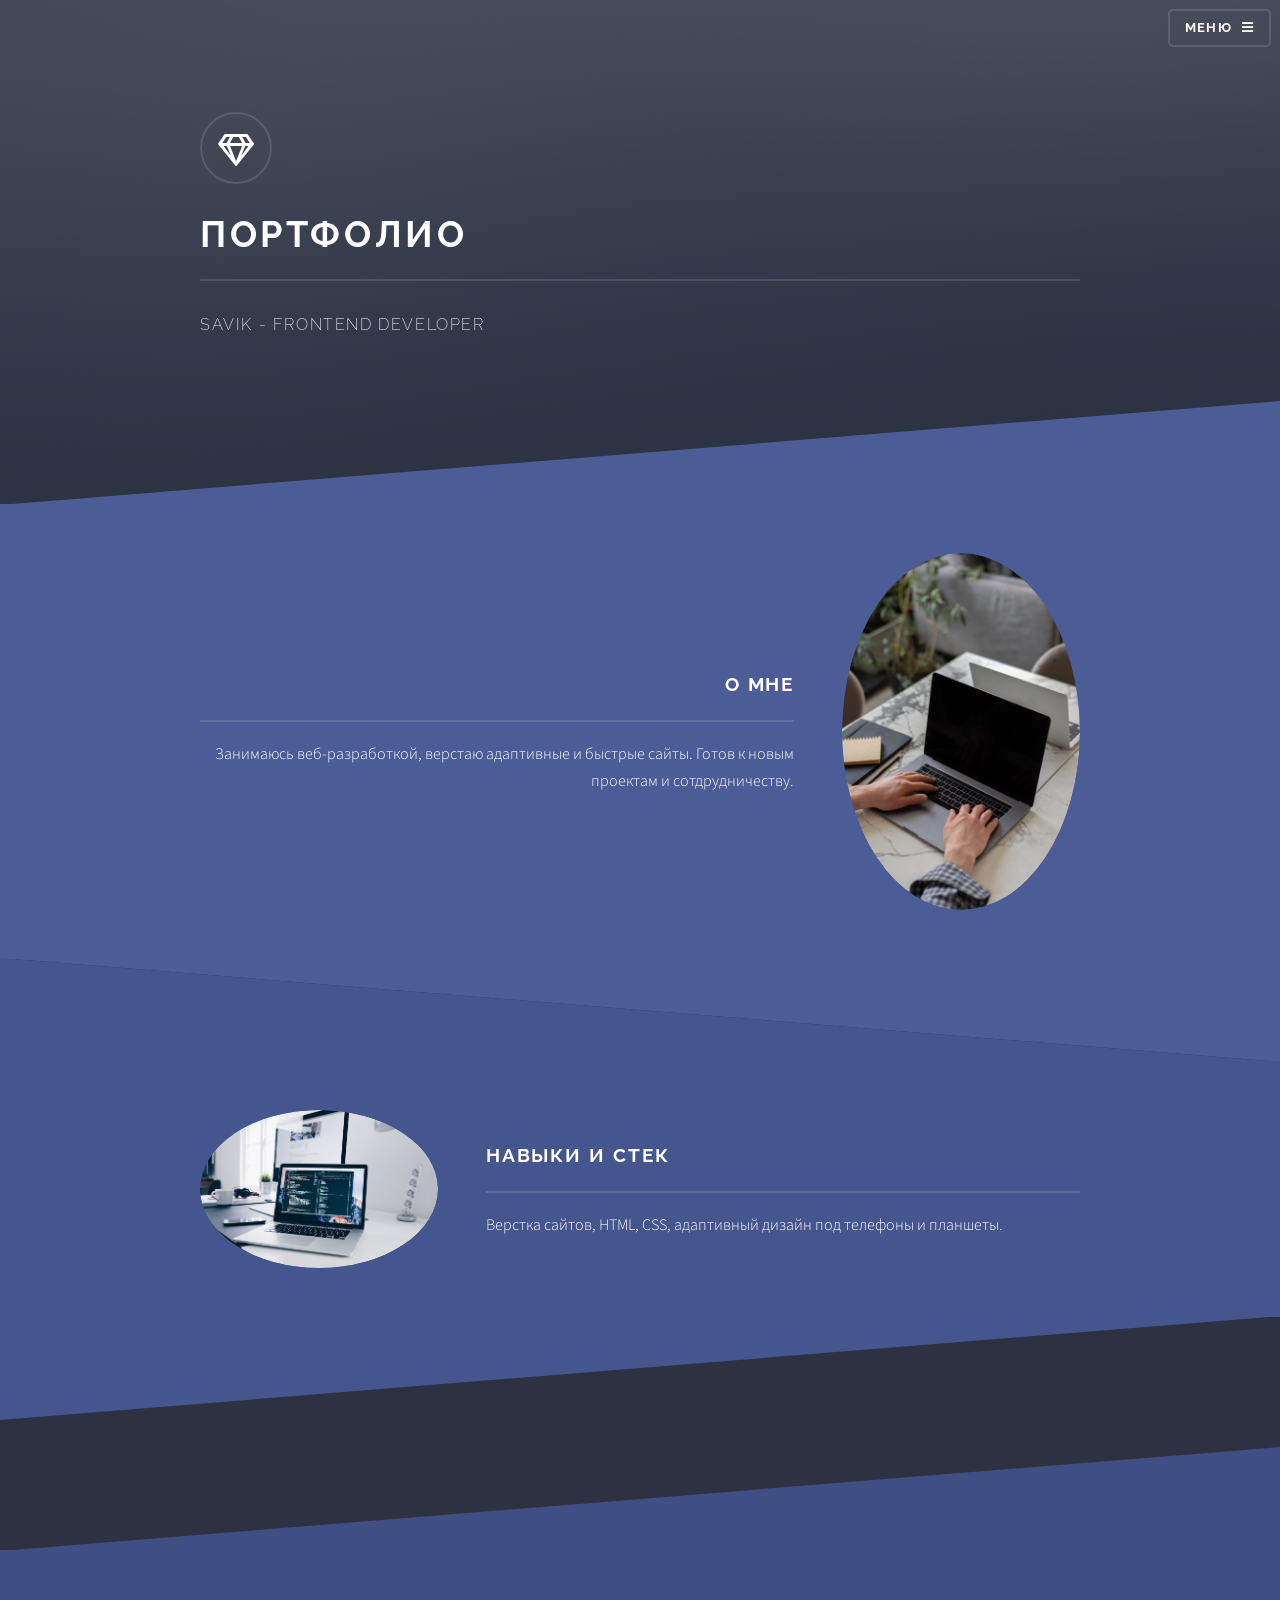
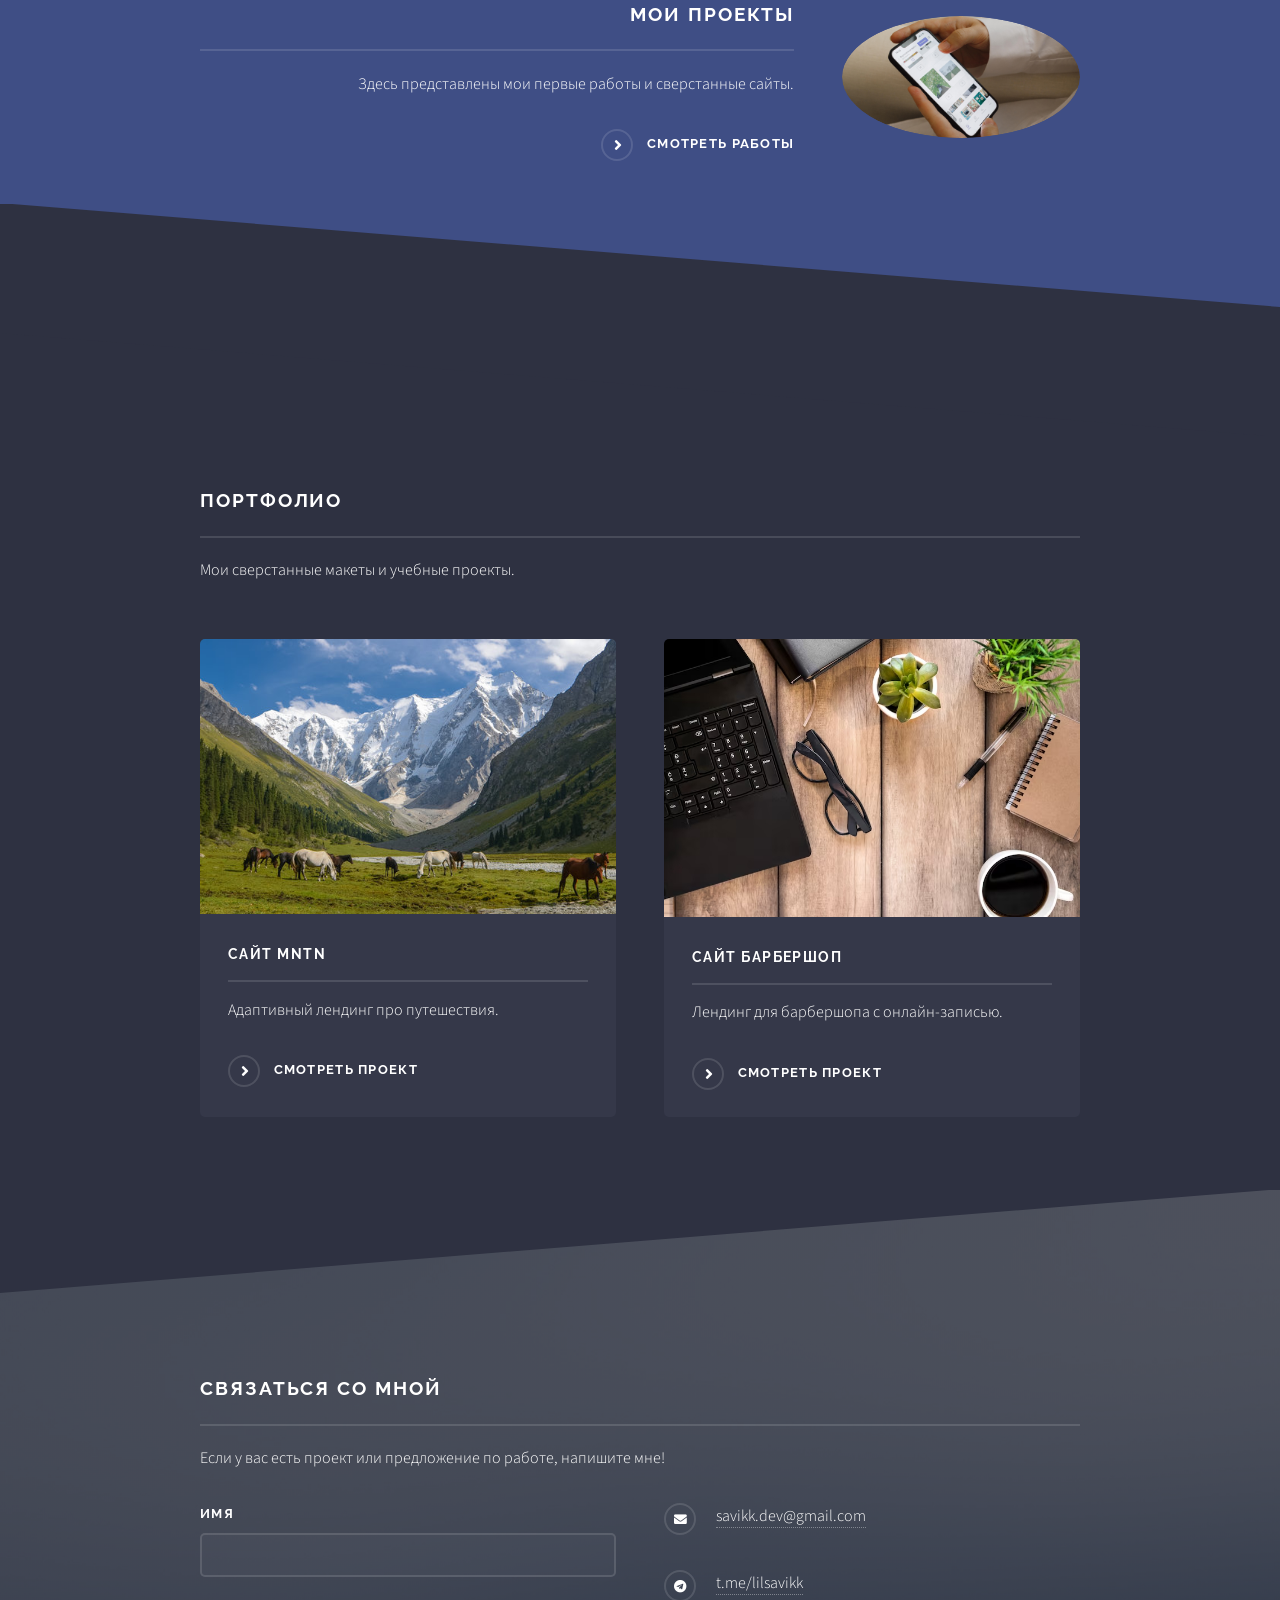
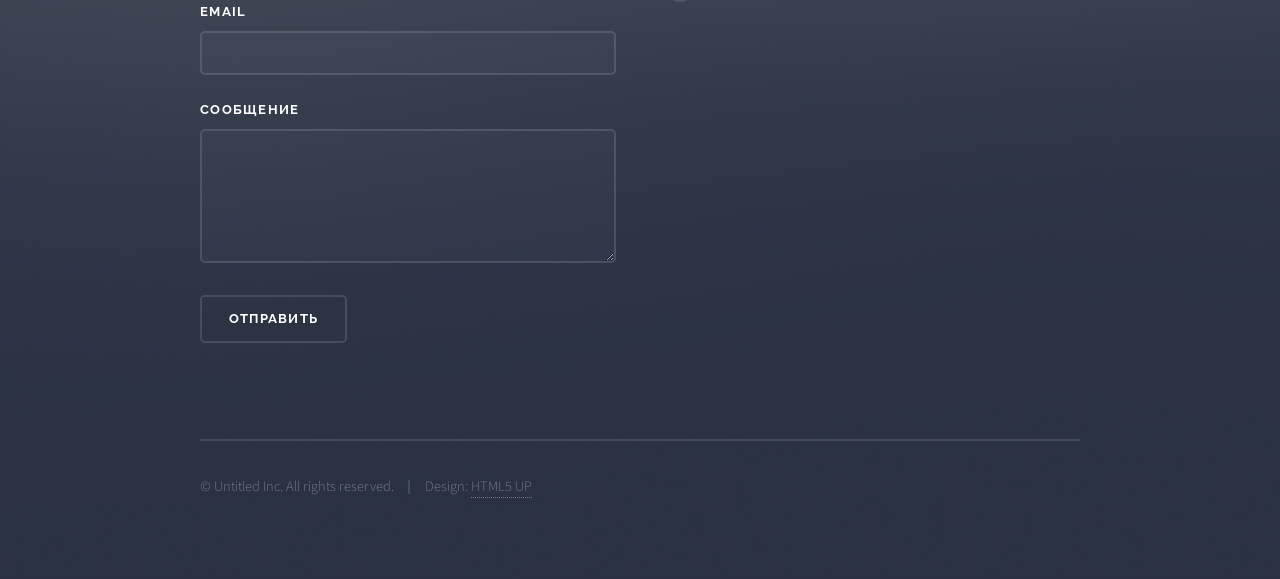
<file: index.html>
<!DOCTYPE HTML>

<html lang="ru">
	<head>
		<title>Портфолио | Savik Frontend Developer</title>
		<meta charset="utf-8" />
		<meta name="viewport" content="width=device-width, initial-scale=1, user-scalable=no" />
		<link rel="stylesheet" href="assets/css/main.css" />
		<noscript><link rel="stylesheet" href="assets/css/noscript.css" /></noscript>
	</head>
	<body class="is-preload">

		
			<div id="page-wrapper">

				
					<header id="header" class="alt">
						<h1><a href="index.html">Savik</a></h1>
						<nav>
							<a href="#menu">Меню</a>
						</nav>
					</header>

				
					<nav id="menu">
						<div class="inner">
							<h2>Меню</h2>
							<ul class="links">
    <li><a href="#banner">Главная</a></li>
    <li><a href="#about">О мне</a></li>
    <li><a href="#project">Мои работы</a></li>
    <li><a href="#footer">Контакты</a></li>
</ul>
							</ul>
							<a href="#" class="close">Close</a>
						</div>
					</nav>

				
					<section id="banner">
						<div class="inner">
							<div class="logo"><span class="icon fa-gem"></span></div>
							<h2>ПОРТФОЛИО</h2>
							<p> SAVIK - FRONTEND DEVELOPER </p>
						</div>
					</section>

				
					<section id="wrapper">

						
							<section id="about" class="wrapper spotlight style1">
								<div class="inner">
									<a href="#" class="image"><img src="images/pic01.jpg" alt="" /></a>
									<div class="content">
										<h2 class="major">О МНЕ</h2>
										<p>Занимаюсь веб-разработкой, верстаю адаптивные и быстрые сайты. Готов к новым проектам и сотдрудничеству.</p>
										
									</div>
								</div>
							</section>

						
							<section id="two" class="wrapper alt spotlight style2">
								<div class="inner">
									<a href="#" class="image"><img src="images/pic02.jpg" alt="" /></a>
									<div class="content">
										<h2 class="major">НАВЫКИ И СТЕК</h2>
										<p>Верстка сайтов, HTML, CSS, адаптивный дизайн под телефоны и планшеты.</p>
										
									</div>
								</div>
							</section>

						​<section id="three" class="wrapper spotlight style3">
<div class="inner">
<a href="#project" class="image"><img src="images/pic03.jpg" alt="" /></a>
<div class="content">
<h2 class="major">МОИ ПРОЕКТЫ</h2>
<p>Здесь представлены мои первые работы и сверстанные сайты.</p>
<a href="#project" class="special">Смотреть работы</a>
</div>
</div>
</section>
​<section id="project" class="wrapper alt style1">
<div class="inner">
<h2 class="major">ПОРТФОЛИО</h2>
<p>Мои сверстанные макеты и учебные проекты.</p>
<section class="features">
<article>
  <a href="mtn/index.html" target="_blank" class="image"><img src="images/pic04.jpg" alt="" /></a>
  <h3 class="major">САЙТ MNTN</h3>
  <p>Адаптивный лендинг про путешествия.</p>
  <a href="mtn/index.html" target="_blank" class="special">Смотреть проект</a>
</article>
<article>
  <a href="barbershop-landing/index.html" target="_blank" class="image"><img src="images/pic05.jpg" alt="" /></a>
  <h3 class="major">САЙТ БАРБЕРШОП</h3>
  <p>Лендинг для барбершопа с онлайн-записью.</p>
  <a href="barbershop-landing/index.html" target="_blank" class="special">Смотреть проект</a>
</article>
</section>
</div>
</section>
									
								</div>
							</section>

					</section>

			
					<section id="footer">
						<div class="inner">
							<h2 class="major">СВЯЗАТЬСЯ СО МНОЙ</h2>
							<p>Если у вас есть проект или предложение по работе, напишите мне!</p>
							<form id="contactForm" action="https://formspree.io/f/xjyvgqll" method="POST">
    <div class="fields">
        <div class="field">
            <label for="name">Имя</label>
            <input type="text" name="name" id="name" required />
        </div>
        <div class="field">
            <label for="email">Email</label>
            <input type="email" name="_replyto" id="email" required />
        </div>
        <div class="field">
            <label for="message">Сообщение</label>
            <textarea name="message" id="message" rows="4" required></textarea>
        </div>
    </div>
    <ul class="actions">
        <li><input type="submit" id="submitBtn" value="Отправить" /></li>
    </ul>
    <p id="formStatus" style="margin-top: 15px; display: none;"></p>
</form>
							<ul class="contact">
								
					
								<li class="icon solid fa-envelope"><a href="mailto:savikk.dev@gmail.com">savikk.dev@gmail.com</a></li>
								<li class="icon brands fa-telegram"><a href="https://t.me/lilsavikk" target="_blank">t.me/lilsavikk</a></li>

							</ul>
							<ul class="copyright">
								<li>&copy; Untitled Inc. All rights reserved.</li><li>Design: <a href="http://html5up.net">HTML5 UP</a></li>
							</ul>
						</div>
					</section>

			</div>

		
			<script src="assets/js/jquery.min.js"></script>
			<script src="assets/js/jquery.scrollex.min.js"></script>
			<script src="assets/js/browser.min.js"></script>
			<script src="assets/js/breakpoints.min.js"></script>
			<script src="assets/js/util.js"></script>
			<script src="assets/js/main.js"></script>



<div id="customConfirmModal" style="display: none; position: fixed; top: 0; left: 0; width: 100%; height: 100%; background: rgba(0, 0, 0, 0.75); backdrop-filter: blur(5px); z-index: 99999; justify-content: center; align-items: center;">
    <div style="background: #2e3141; border: 1px solid rgba(255, 255, 255, 0.2); padding: 30px; border-radius: 10px; text-align: center; max-width: 400px; width: 90%; box-shadow: 0 10px 30px rgba(0,0,0,0.6);">
        <h3 style="margin-top: 0; color: #fff; font-size: 1.2rem; letter-spacing: 1px;">ПОДТВЕРЖДЕНИЕ</h3>
        <p style="color: #ccc; margin-bottom: 25px; font-size: 0.95rem;">Вы уверены, что хотите отправить сообщение?</p>
        <div style="display: flex; gap: 15px; justify-content: center;">
            <button id="modalConfirmBtn" type="button" style="background: #ffffff; color: #2e3141; border: none; padding: 10px 20px; border-radius: 6px; cursor: pointer; font-weight: bold;">Да, отправить</button>
            <button id="modalCancelBtn" type="button" style="background: transparent; color: #aaa; border: 1px solid rgba(255, 255, 255, 0.2); padding: 10px 20px; border-radius: 6px; cursor: pointer;">Отмена</button>
        </div>
    </div>
</div>

<div id="customConfirmModal" style="display: none; position: fixed; top: 0; left: 0; width: 100%; height: 100%; background: rgba(0, 0, 0, 0.8); backdrop-filter: blur(6px); z-index: 99999; justify-content: center; align-items: center;">
    <div style="background: #2e3141; border: 1px solid rgba(255, 255, 255, 0.2); padding: 35px 25px; border-radius: 12px; text-align: center; max-width: 420px; width: 90%; box-shadow: 0 15px 35px rgba(0,0,0,0.6);">
        <h3 style="margin: 0 0 15px 0; color: #ffffff; font-size: 1.2rem; letter-spacing: 2px; font-weight: 700; text-transform: uppercase;">Отправка сообщения</h3>
        <p style="color: rgba(255, 255, 255, 0.8); margin: 0 0 25px 0; font-size: 0.95rem; line-height: 1.5;">Вы уверены, что хотите отправить заявку?</p>
        
        <table style="width: 100%; border-collapse: collapse; border: none; margin: 0;">
            <tr style="background: transparent;">
                <td style="width: 50%; padding: 0 6px; border: none;">
                    <button id="modalConfirmBtn" type="button" style="width: 100%; height: 44px; line-height: 44px; background-color: #4b6cb7; color: #ffffff !important; border: none; border-radius: 6px; cursor: pointer; font-weight: 600; font-size: 0.85rem; letter-spacing: 1px; text-transform: uppercase; padding: 0; display: block; text-align: center;">ОТПРАВИТЬ</button>
                </td>
                <td style="width: 50%; padding: 0 6px; border: none;">
                    <button id="modalCancelBtn" type="button" style="width: 100%; height: 44px; line-height: 42px; background-color: transparent; color: rgba(255, 255, 255, 0.7) !important; border: 1px solid rgba(255, 255, 255, 0.3); border-radius: 6px; cursor: pointer; font-weight: 600; font-size: 0.85rem; letter-spacing: 1px; text-transform: uppercase; padding: 0; display: block; text-align: center;">ОТМЕНА</button>
                </td>
            </tr>
        </table>
    </div>
</div>


<div id="customConfirmModal" style="display: none !important; position: fixed !important; top: 0 !important; left: 0 !important; width: 100vw !important; height: 100vh !important; background: rgba(0, 0, 0, 0.85) !important; backdrop-filter: blur(8px) !important; z-index: 999999 !important; justify-content: center !important; align-items: center !important;">
    <div style="background: #2e3141 !important; border: 1px solid rgba(255, 255, 255, 0.2) !important; padding: 30px 20px !important; border-radius: 12px !important; text-align: center !important; max-width: 380px !important; width: 90% !important; box-shadow: 0 20px 40px rgba(0,0,0,0.8) !important; box-sizing: border-box !important;">
        <h3 style="margin: 0 0 10px 0 !important; color: #ffffff !important; font-size: 1.1rem !important; letter-spacing: 2px !important; font-weight: 700 !important; text-transform: uppercase !important; border: none !important;">ПОДТВЕРЖДЕНИЕ</h3>
        <p style="color: rgba(255, 255, 255, 0.8) !important; margin: 0 0 25px 0 !important; font-size: 0.9rem !important; line-height: 1.4 !important; border: none !important;">Вы уверены, что хотите отправить сообщение?</p>
        
        <div style="display: flex !important; gap: 10px !important; justify-content: center !important; width: 100% !important; box-sizing: border-box !important;">
            <a id="modalConfirmBtn" href="#" style="flex: 1 !important; height: 42px !important; line-height: 42px !important; background: #35b88f !important; color: #ffffff !important; border-radius: 6px !important; font-weight: 700 !important; font-size: 0.8rem !important; letter-spacing: 1px !important; text-transform: uppercase !important; text-decoration: none !important; display: block !important; text-align: center !important; border: none !important; box-sizing: border-box !important;">ОТПРАВИТЬ</a>
            <a id="modalCancelBtn" href="#" style="flex: 1 !important; height: 42px !important; line-height: 40px !important; background: transparent !important; color: rgba(255, 255, 255, 0.7) !important; border: 1px solid rgba(255, 255, 255, 0.3) !important; border-radius: 6px !important; font-weight: 700 !important; font-size: 0.8rem !important; letter-spacing: 1px !important; text-transform: uppercase !important; text-decoration: none !important; display: block !important; text-align: center !important; box-sizing: border-box !important;">ОТМЕНА</a>
        </div>
    </div>
</div>


<style>
    #customConfirmModal {
        display: none;
        position: fixed !important;
        top: 0 !important;
        left: 0 !important;
        width: 100vw !important;
        height: 100vh !important;
        background: rgba(0, 0, 0, 0.85) !important;
        backdrop-filter: blur(8px) !important;
        z-index: 999999 !important;
        justify-content: center !important;
        align-items: center !important;
    }
    #customConfirmModal .modal-box {
        background: #2e3141 !important;
        border: 1px solid rgba(255, 255, 255, 0.2) !important;
        padding: 30px 20px !important;
        border-radius: 12px !important;
        text-align: center !important;
        max-width: 380px !important;
        width: 90% !important;
        box-shadow: 0 20px 40px rgba(0,0,0,0.8) !important;
        box-sizing: border-box !important;
    }
    #customConfirmModal h3 {
        margin: 0 0 10px 0 !important;
        color: #ffffff !important;
        font-size: 1.1rem !important;
        letter-spacing: 2px !important;
        font-weight: 700 !important;
        text-transform: uppercase !important;
        border: none !important;
    }
    #customConfirmModal p {
        color: rgba(255, 255, 255, 0.8) !important;
        margin: 0 0 25px 0 !important;
        font-size: 0.9rem !important;
        line-height: 1.4 !important;
        border: none !important;
    }
    #customConfirmModal .btn-wrapper {
        display: flex !important;
        gap: 12px !important;
        justify-content: center !important;
        width: 100% !important;
        box-sizing: border-box !important;
    }
    #customConfirmModal .modal-btn {
        flex: 1 !important;
        height: 44px !important;
        line-height: 44px !important;
        border-radius: 6px !important;
        font-weight: 700 !important;
        font-size: 0.8rem !important;
        letter-spacing: 1px !important;
        text-transform: uppercase !important;
        text-decoration: none !important;
        display: block !important;
        text-align: center !important;
        box-sizing: border-box !important;
        padding: 0 !important;
        margin: 0 !important;
    }
    #customConfirmModal #modalConfirmBtn {
        background-color: #35b88f !important;
        color: #ffffff !important;
        border: none !important;
        box-shadow: none !important;
    }
    #customConfirmModal #modalConfirmBtn:hover {
        background-color: #45c89f !important;
    }
    #customConfirmModal #modalCancelBtn {
        background-color: transparent !important;
        color: rgba(255, 255, 255, 0.8) !important;
        border: 1px solid rgba(255, 255, 255, 0.3) !important;
        box-shadow: none !important;
    }
    #customConfirmModal #modalCancelBtn:hover {
        border-color: #ffffff !important;
        color: #ffffff !important;
    }
</style>


<div id="customConfirmModal">
    <div class="modal-box">
        <h3>ПОДТВЕРЖДЕНИЕ</h3>
        <p>Вы уверены, что хотите отправить сообщение?</p>
        <div class="btn-wrapper">
            <a id="modalConfirmBtn" class="modal-btn" href="#">ОТПРАВИТЬ</a>
            <a id="modalCancelBtn" class="modal-btn" href="#">ОТМЕНА</a>
        </div>
    </div>
</div>

<script>
    document.addEventListener("DOMContentLoaded", function() {
        const form = document.getElementById("contactForm");
        const status = document.getElementById("formStatus");
        const modal = document.getElementById("customConfirmModal");
        const confirmBtn = document.getElementById("modalConfirmBtn");
        const cancelBtn = document.getElementById("modalCancelBtn");

        if (!form) return;

        form.addEventListener("submit", function(event) {
            event.preventDefault();
            event.stopPropagation();
            modal.style.setProperty("display", "flex", "important");
        });

		cancelBtn.onclick = function(e) {
            e.preventDefault();
            modal.style.setProperty("display", "none", "important");
        };

        confirmBtn.onclick = function(e) {
            e.preventDefault();
            modal.style.setProperty("display", "none", "important");

            const formData = new FormData(form);

            fetch(form.getAttribute("action"), {
                method: "POST",
                body: formData,
                headers: {
                    'Accept': 'application/json'
                }
            })
            .then(response => {
                if (response.ok) {
                    status.style.display = "block";
                    status.style.padding = "12px 20px";
                    status.style.borderRadius = "8px";
                    status.style.backgroundColor = "rgba(76, 175, 80, 0.15)";
                    status.style.border = "1px solid #4caf50";
                    status.style.color = "#81c784";
                    status.style.textAlign = "center";
                    status.innerHTML = "✓ Сообщение успешно отправлено!";
                    form.reset();
                } else {
                    throw new Error("Ошибка сервиса");
                }
            })
            .catch(error => {
                status.style.display = "block";
                status.style.padding = "12px 20px";
                status.style.borderRadius = "8px";
                status.style.backgroundColor = "rgba(244, 67, 54, 0.15)";
                status.style.border = "1px solid #f44336";
                status.style.color = "#e57373";
                status.style.textAlign = "center";
                status.innerHTML = "Ошибка при отправке. Попробуйте еще раз.";
            });
        };
    });
</script>
	</body>
</html>
</file>
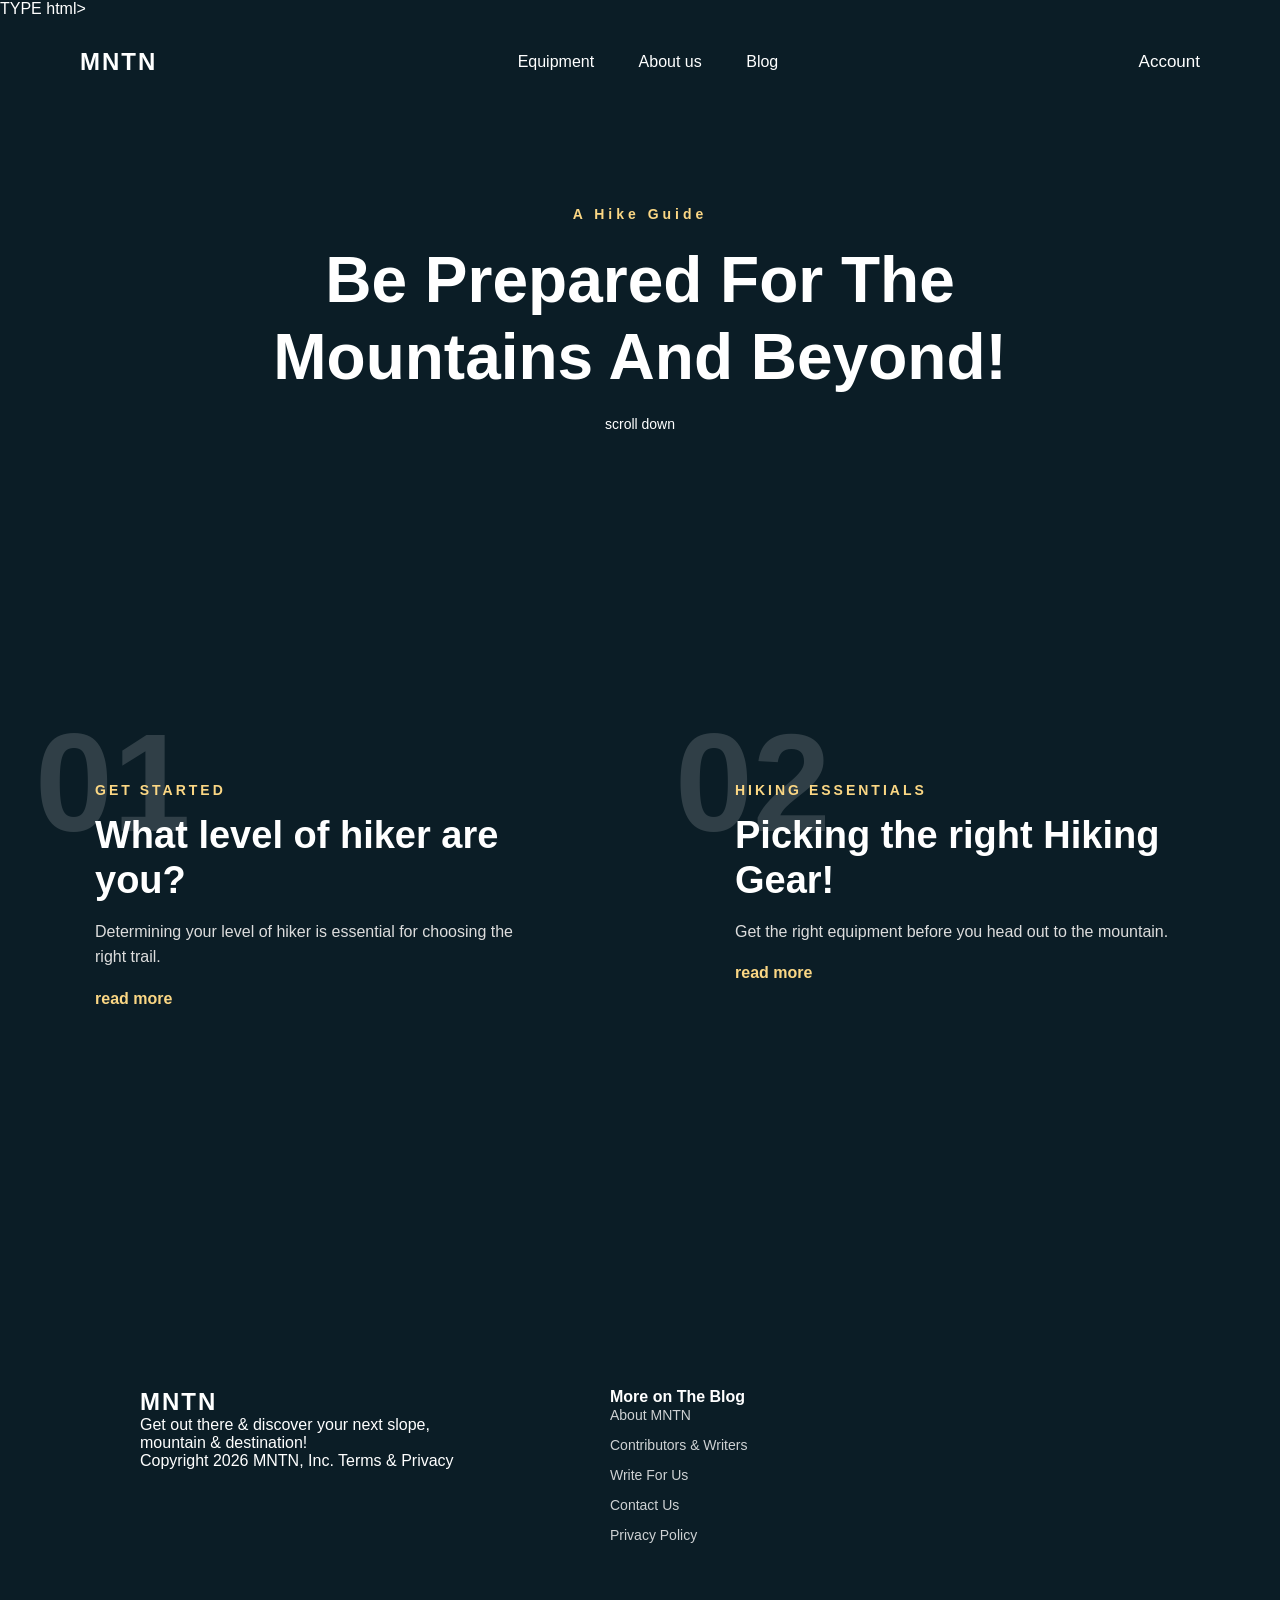
<file: mtn/index.html>
TYPE html>
<html lang="en">
<head>
    <meta charset="UTF-8">
    <meta name="viewport" content="width=device-width, initial-scale=1.0">
    <title>MNTN - Outdoor Guide</title>
    <link rel="stylesheet" href="style.css">
</head>
<body>

    <header class="header">
        <div class="logo">MNTN</div>
        <nav class="nav">
            <a href="#equipment">Equipment</a>
            <a href="#about">About us</a>
            <a href="#blog">Blog</a>
        </nav>
        <button type="button" class="account-btn" id="accountBtn">Account</button>
    </header>

    <section class="hero">
        <span class="tagline">A Hike Guide</span>
        <h1>Be Prepared For The Mountains And Beyond!</h1>
        <a href="#equipment" class="scroll-down">scroll down </a>
    </section>

    <div class="steps-wrapper">
        <article class="step-section" id="equipment">
            <div class="step-content">
                <span class="step-number">01</span>
                <span class="tagline">GET STARTED</span>
                <h2>What level of hiker are you?</h2>
                <p>Determining your level of hiker is essential for choosing the right trail.</p>
                <a href="#" class="read-more">read more </a>
            </div>
        </article>

        <article class="step-section reverse" id="about">
            <div class="step-content">
                <span class="step-number">02</span>
                <span class="tagline">HIKING ESSENTIALS</span>
                <h2>Picking the right Hiking Gear!</h2>
                <p>Get the right equipment before you head out to the mountain.</p>
                <a href="#" class="read-more">read more </a>
            </div>
        </article>
    </div>

    <footer class="footer" id="blog">
        <div class="footer-container">
            <div class="footer-info">
                <div class="logo">MNTN</div>
                <p>Get out there & discover your next slope, mountain & destination!</p>
                <p class="copyright">Copyright 2026 MNTN, Inc. Terms & Privacy</p>
            </div>
            <div class="footer-nav">
                <h4>More on The Blog</h4>
                <ul>
                    <li><a href="#">About MNTN</a></li>
                    <li><a href="#">Contributors & Writers</a></li>
                    <li><a href="#">Write For Us</a></li>
                    <li><a href="#">Contact Us</a></li>
                    <li><a href="#">Privacy Policy</a></li>
                </ul>
            </div>
        </div>
    </footer>

    <script>
        document.addEventListener('DOMContentLoaded', function () {
            
            const accountBtn = document.getElementById('accountBtn');
            if (accountBtn) {
                accountBtn.onclick = function (e) {
                    e.preventDefault();
                    alert('Окно входа: Введите логин и пароль.');
                };
            }

            
            document.querySelectorAll('.read-more').forEach(function (element) {
                element.onclick = function (e) {
                    e.preventDefault();
                    alert('Подробная статья открывается!');
                };
            });

            
            document.querySelectorAll('.footer-nav a').forEach(function (link) {
                link.onclick = function (e) {
                    e.preventDefault();
                    const text = this.innerText.trim();

                    if (text === 'About MNTN') {
                        alert('О нас: MNTN — твой лучший гид по горным маршрутам.');
                    } else if (text === 'Contributors & Writers') {
                        alert('Авторы: Список наших авторов и гидов.');

                        } else if (text === 'Write For Us') {
                        alert('Написать статью: Отправляйте материалы на info@mntn.com');
                    } else if (text === 'Contact Us') {
                        alert('Контакты: Связаться с нами — support@mntn.com');
                    } else if (text === 'Privacy Policy') {
                        alert('Политика конфиденциальности: Ваши данные в безопасности.');
                    } else {
                        alert('Раздел: ' + text);
                    }
                };
            });

           
            document.querySelectorAll('.nav a, .scroll-down').forEach(function (link) {
                link.onclick = function (e) {
                    const targetId = this.getAttribute('href');
                    if (targetId && targetId.startsWith('#') && targetId !== '#') {
                        e.preventDefault();
                        const targetElement = document.querySelector(targetId);
                        if (targetElement) {
                            targetElement.scrollIntoView({ behavior: 'smooth' });
                        }
                    }
                };
            });
        });
    </script>
</body>
</html>
</file>
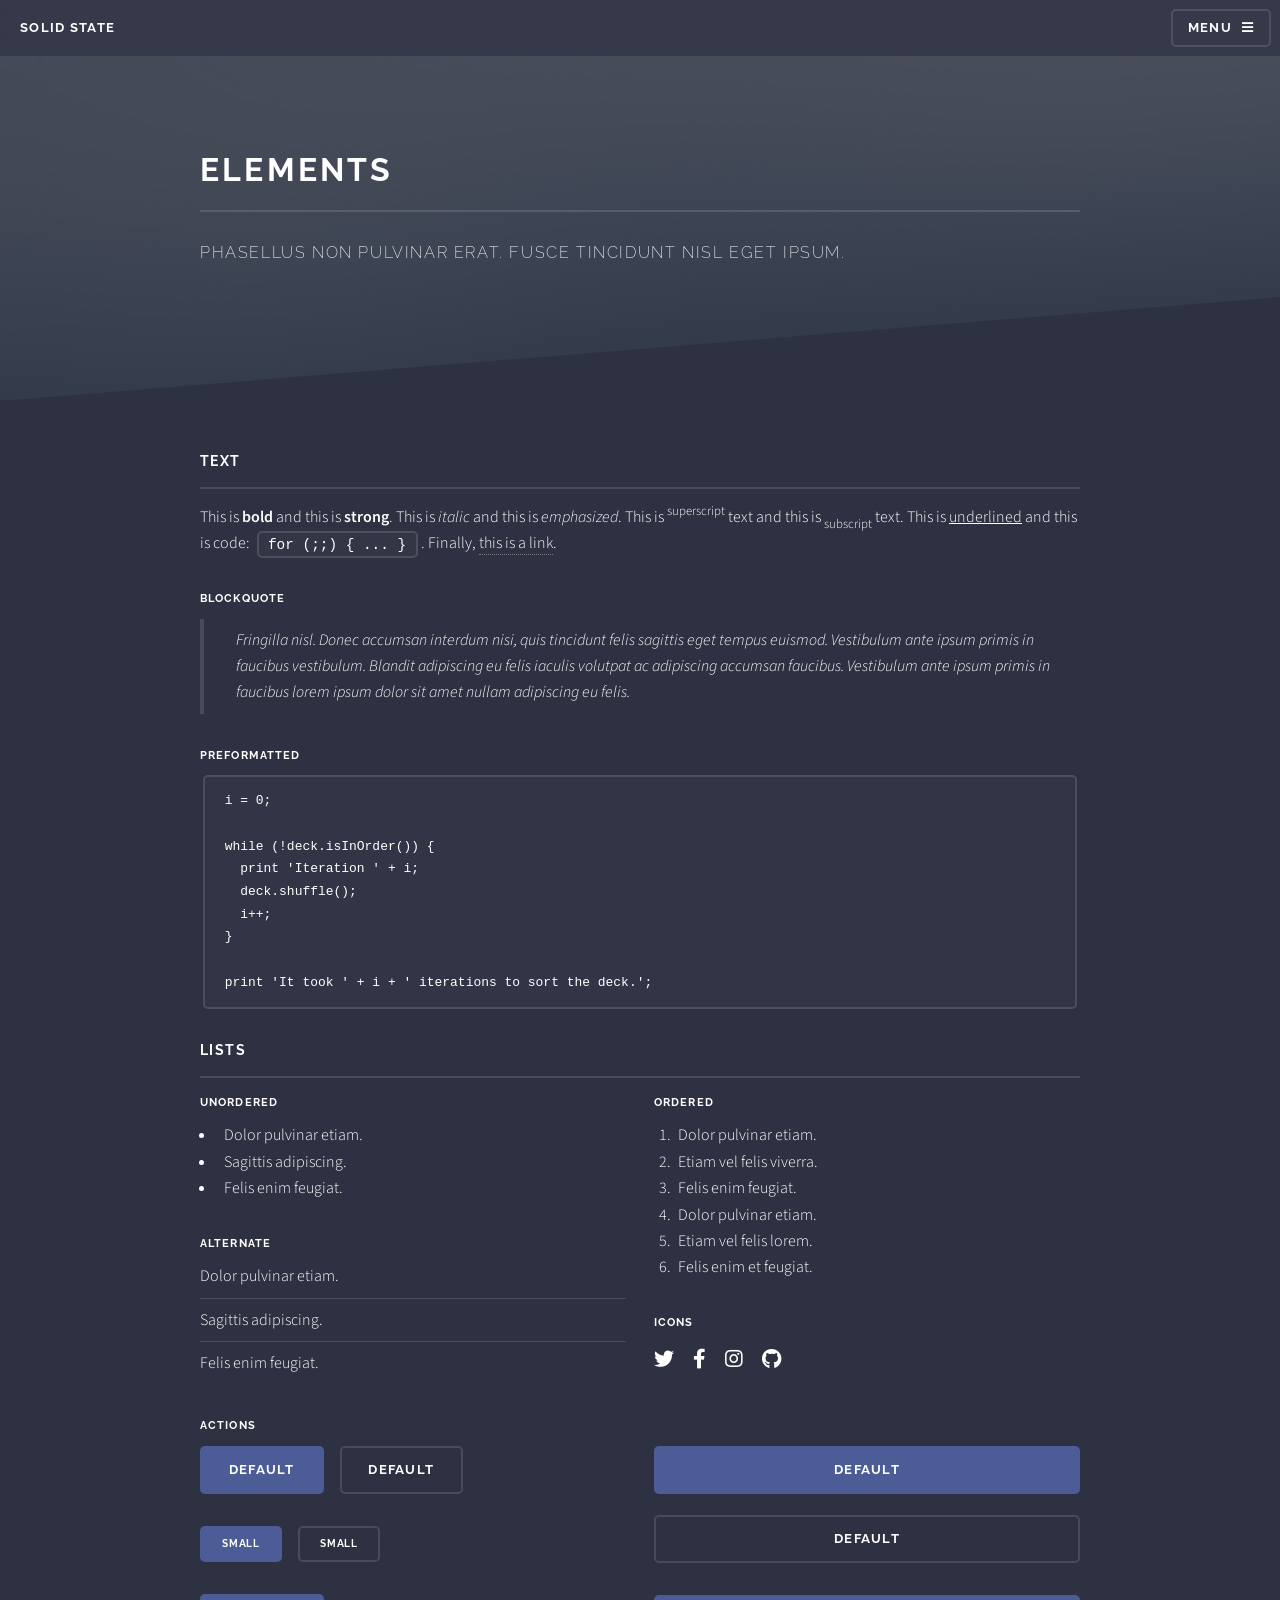
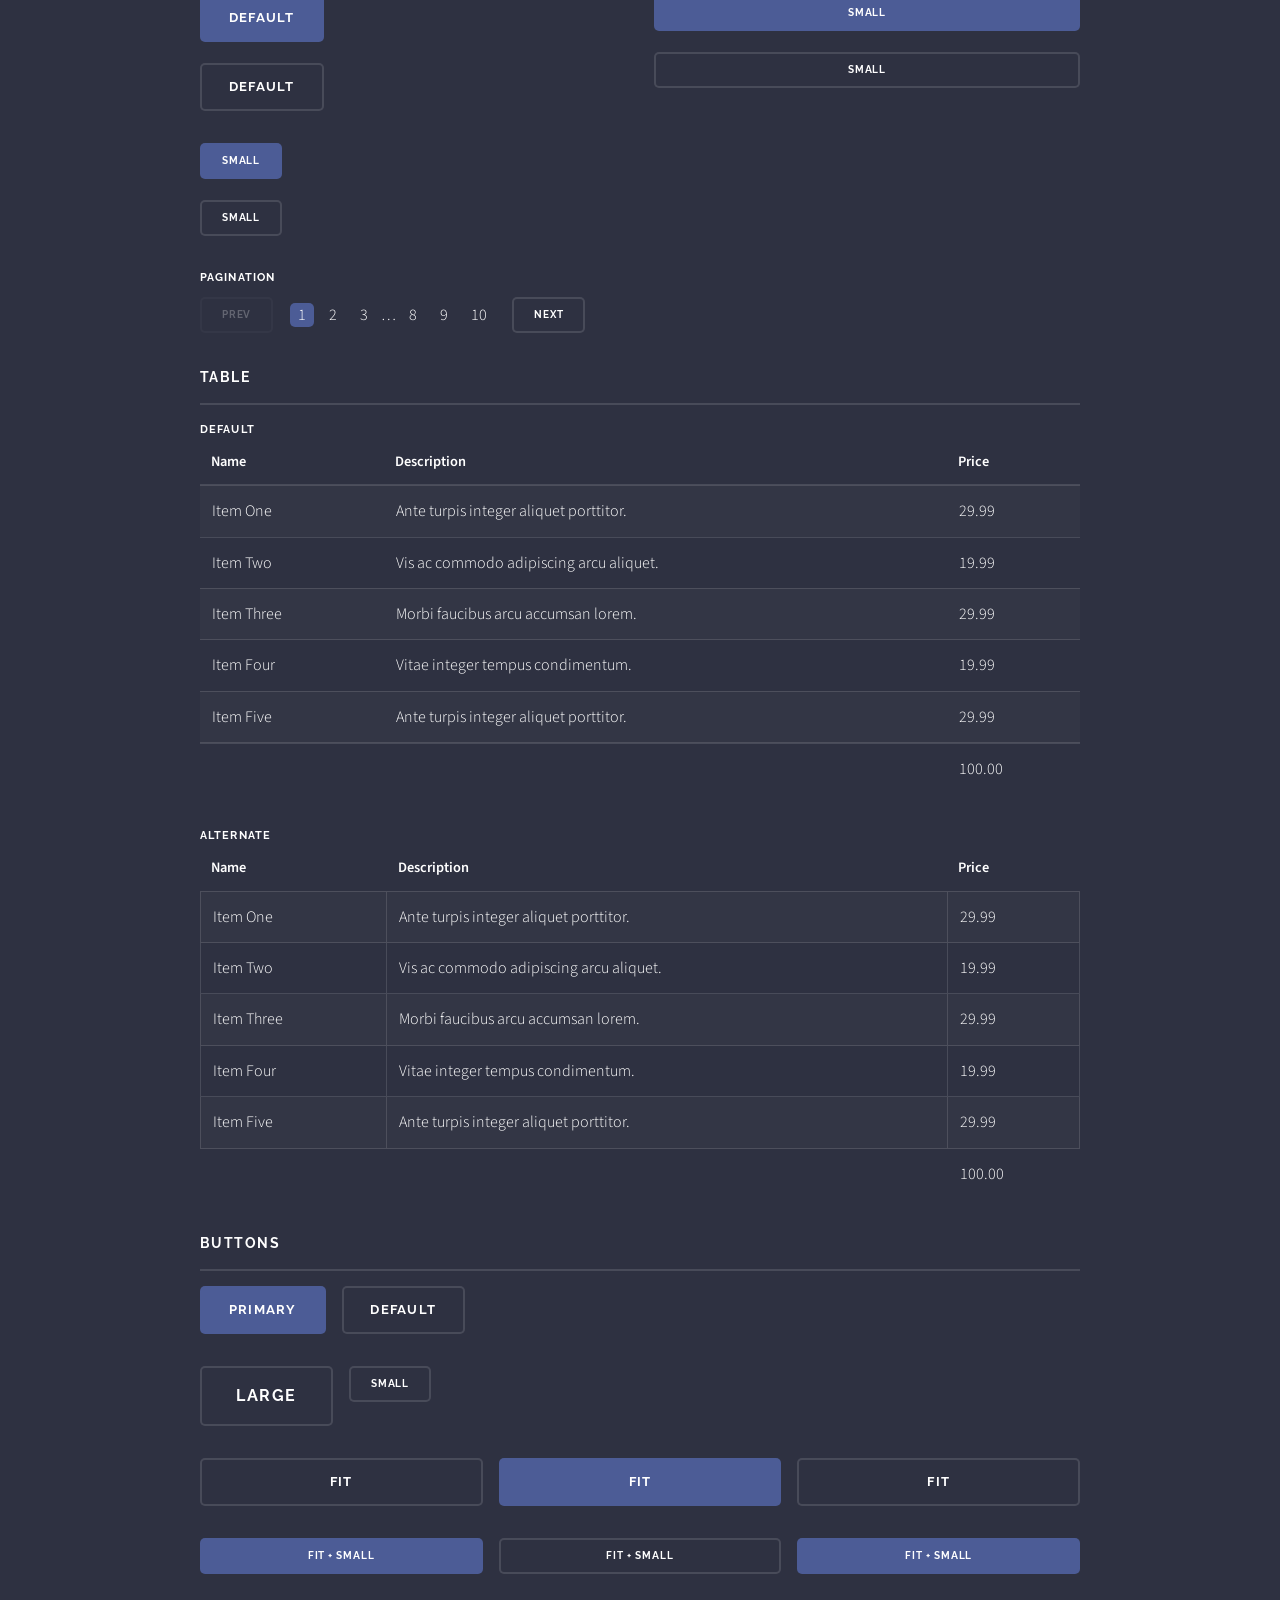
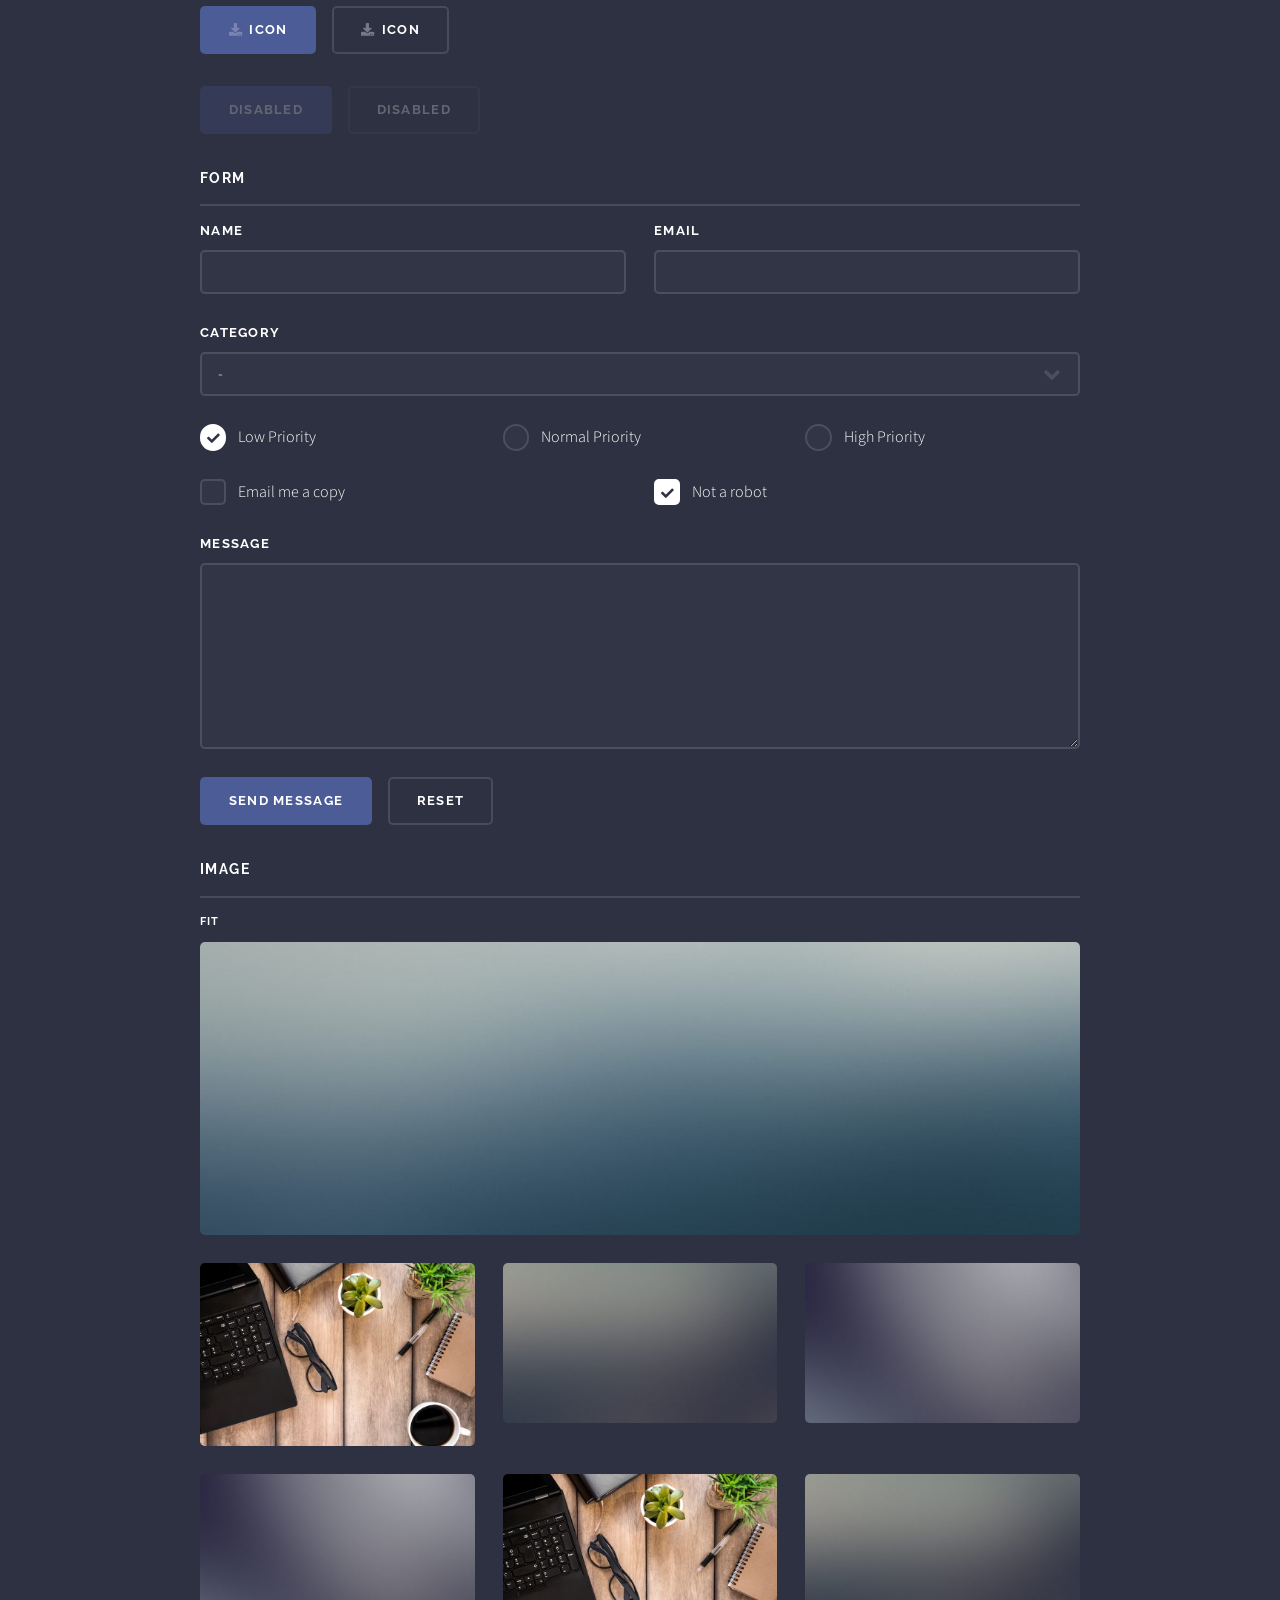
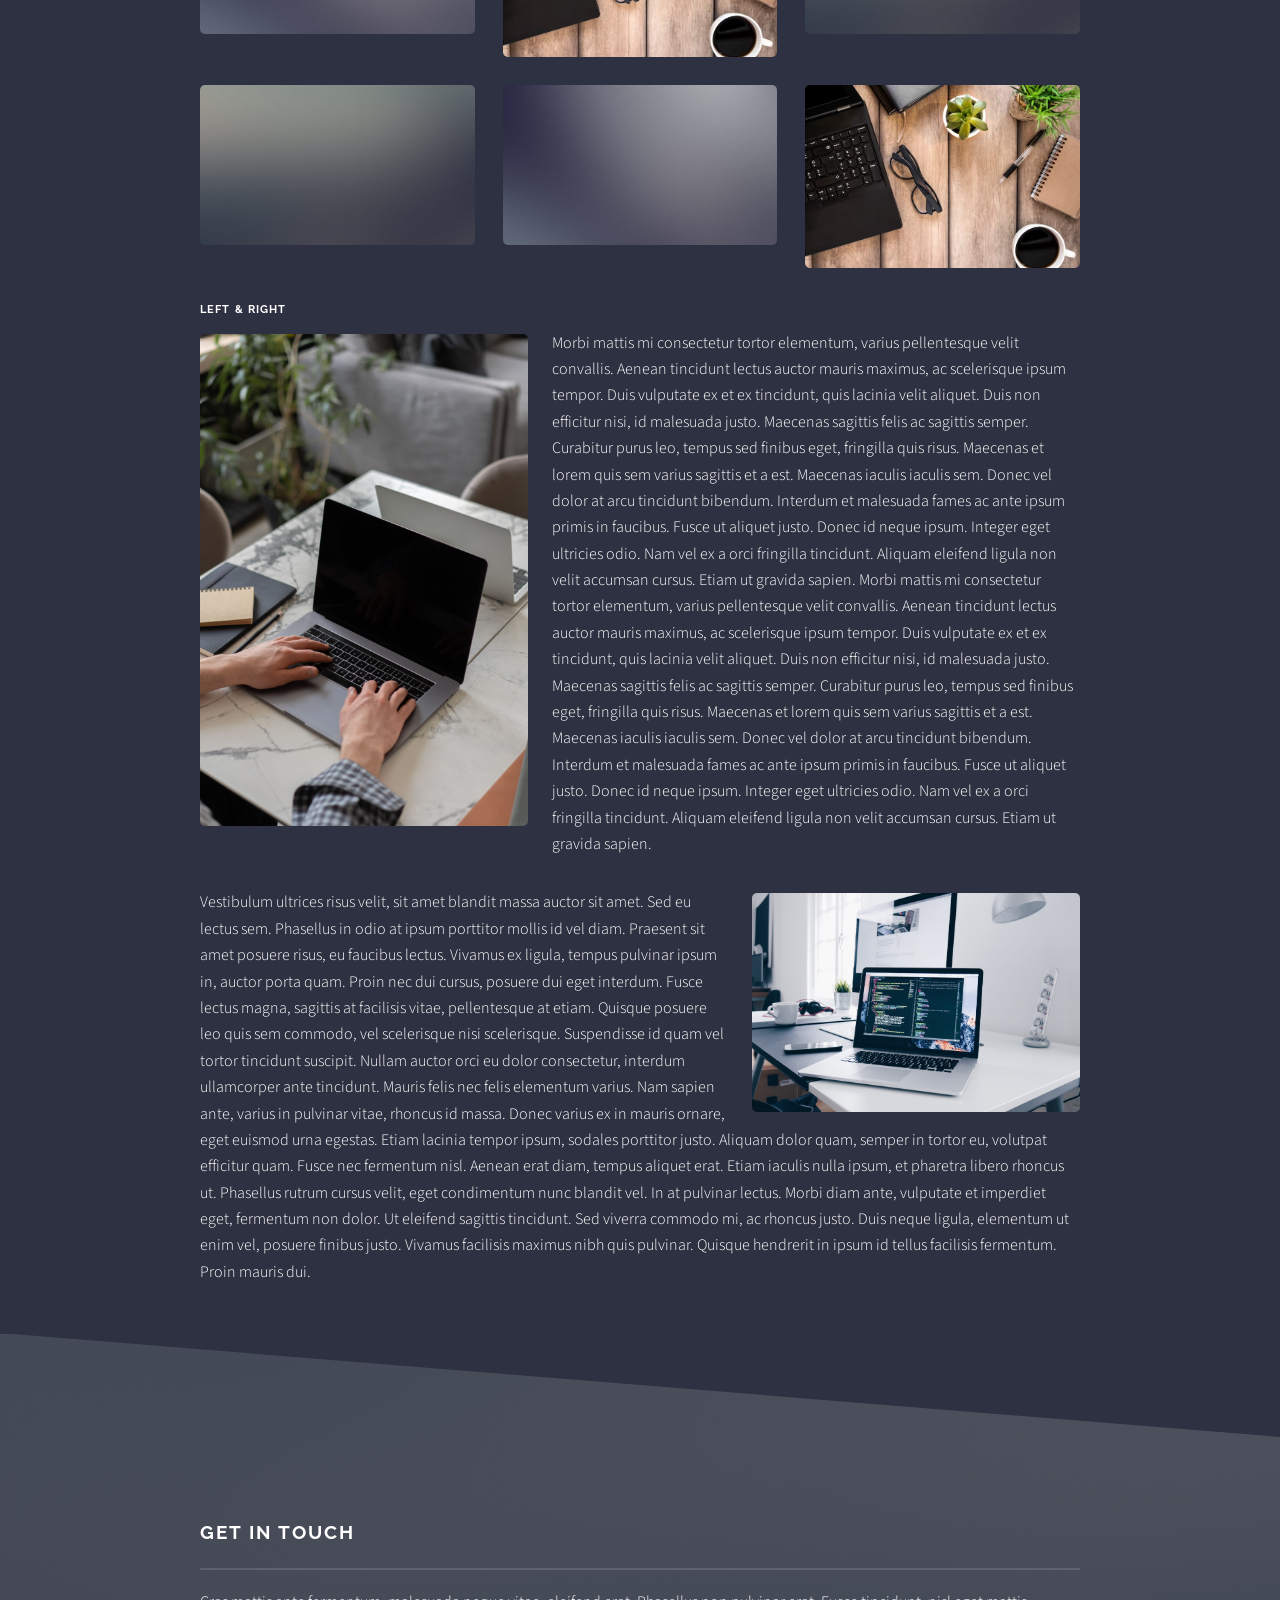
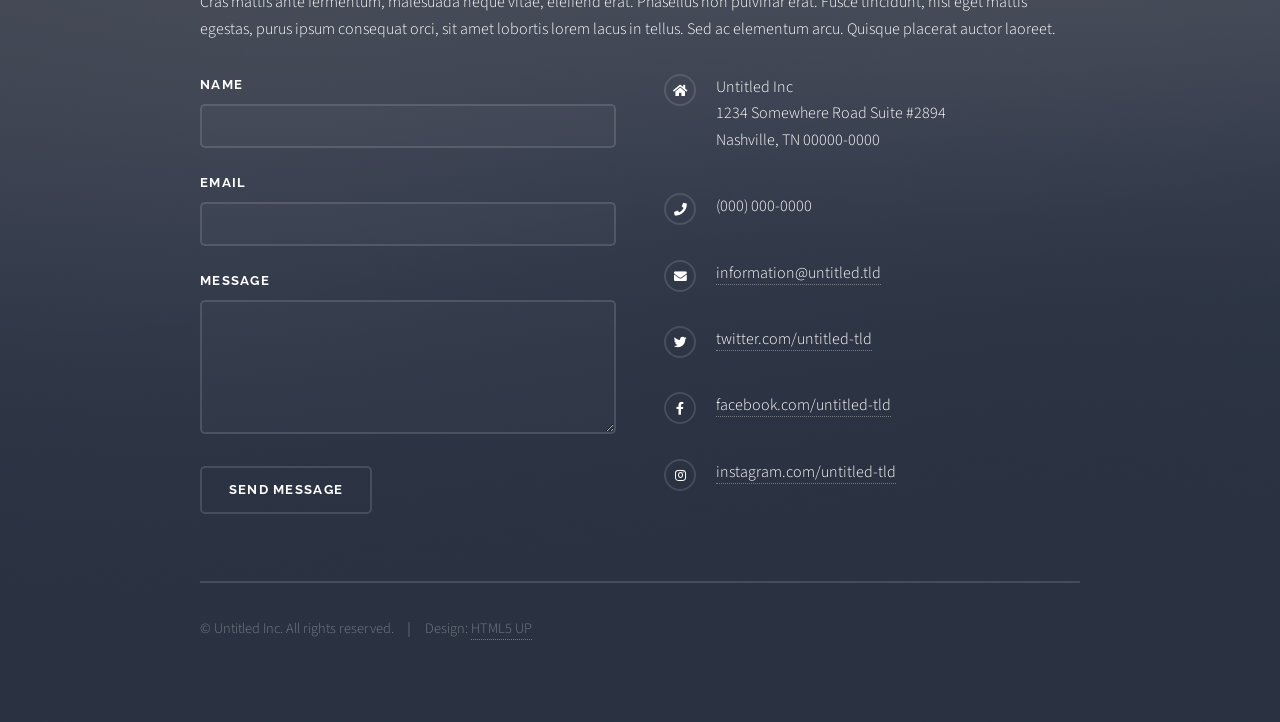
<file: elements.html>
<!DOCTYPE HTML>
<!--
	Solid State by HTML5 UP
	html5up.net | @ajlkn
	Free for personal and commercial use under the CCA 3.0 license (html5up.net/license)
-->
<html>
	<head>
		<title>Elements - Solid State by HTML5 UP</title>
		<meta charset="utf-8" />
		<meta name="viewport" content="width=device-width, initial-scale=1, user-scalable=no" />
		<link rel="stylesheet" href="assets/css/main.css" />
		<noscript><link rel="stylesheet" href="assets/css/noscript.css" /></noscript>
	</head>
	<body class="is-preload">

		<!-- Page Wrapper -->
			<div id="page-wrapper">

				<!-- Header -->
					<header id="header">
						<h1><a href="index.html">Solid State</a></h1>
						<nav>
							<a href="#menu">Menu</a>
						</nav>
					</header>

				<!-- Menu -->
					<nav id="menu">
						<div class="inner">
							<h2>Menu</h2>
							<ul class="links">
								<li><a href="index.html">Home</a></li>
								<li><a href="generic.html">Generic</a></li>
								<li><a href="elements.html">Elements</a></li>
								<li><a href="#">Log In</a></li>
								<li><a href="#">Sign Up</a></li>
							</ul>
							<a href="#" class="close">Close</a>
						</div>
					</nav>

				<!-- Wrapper -->
					<section id="wrapper">
						<header>
							<div class="inner">
								<h2>Elements</h2>
								<p>Phasellus non pulvinar erat. Fusce tincidunt nisl eget ipsum.</p>
							</div>
						</header>

						<!-- Content -->
							<div class="wrapper">
								<div class="inner">

									<section>
										<h3 class="major">Text</h3>
										<p>This is <b>bold</b> and this is <strong>strong</strong>. This is <i>italic</i> and this is <em>emphasized</em>.
										This is <sup>superscript</sup> text and this is <sub>subscript</sub> text.
										This is <u>underlined</u> and this is code: <code>for (;;) { ... }</code>. Finally, <a href="#">this is a link</a>.</p>
										<h4>Blockquote</h4>
										<blockquote>Fringilla nisl. Donec accumsan interdum nisi, quis tincidunt felis sagittis eget tempus euismod. Vestibulum ante ipsum primis in faucibus vestibulum. Blandit adipiscing eu felis iaculis volutpat ac adipiscing accumsan faucibus. Vestibulum ante ipsum primis in faucibus lorem ipsum dolor sit amet nullam adipiscing eu felis.</blockquote>
										<h4>Preformatted</h4>
										<pre><code>i = 0;

while (!deck.isInOrder()) {
  print 'Iteration ' + i;
  deck.shuffle();
  i++;
}

print 'It took ' + i + ' iterations to sort the deck.';</code></pre>
									</section>

									<section>
										<h3 class="major">Lists</h3>
										<div class="row">
											<div class="col-6 col-12-medium">
												<h4>Unordered</h4>
												<ul>
													<li>Dolor pulvinar etiam.</li>
													<li>Sagittis adipiscing.</li>
													<li>Felis enim feugiat.</li>
												</ul>
												<h4>Alternate</h4>
												<ul class="alt">
													<li>Dolor pulvinar etiam.</li>
													<li>Sagittis adipiscing.</li>
													<li>Felis enim feugiat.</li>
												</ul>
											</div>
											<div class="col-6 col-12-medium">
												<h4>Ordered</h4>
												<ol>
													<li>Dolor pulvinar etiam.</li>
													<li>Etiam vel felis viverra.</li>
													<li>Felis enim feugiat.</li>
													<li>Dolor pulvinar etiam.</li>
													<li>Etiam vel felis lorem.</li>
													<li>Felis enim et feugiat.</li>
												</ol>
												<h4>Icons</h4>
												<ul class="icons">
													<li><a href="#" class="icon brands fa-twitter"><span class="label">Twitter</span></a></li>
													<li><a href="#" class="icon brands fa-facebook-f"><span class="label">Facebook</span></a></li>
													<li><a href="#" class="icon brands fa-instagram"><span class="label">Instagram</span></a></li>
													<li><a href="#" class="icon brands fa-github"><span class="label">Github</span></a></li>
												</ul>
											</div>
										</div>
										<h4>Actions</h4>
										<div class="row">
											<div class="col-6 col-12-medium">
												<ul class="actions">
													<li><a href="#" class="button primary">Default</a></li>
													<li><a href="#" class="button">Default</a></li>
												</ul>
												<ul class="actions small">
													<li><a href="#" class="button primary small">Small</a></li>
													<li><a href="#" class="button small">Small</a></li>
												</ul>
												<ul class="actions stacked">
													<li><a href="#" class="button primary">Default</a></li>
													<li><a href="#" class="button">Default</a></li>
												</ul>
												<ul class="actions stacked small">
													<li><a href="#" class="button primary small">Small</a></li>
													<li><a href="#" class="button small">Small</a></li>
												</ul>
											</div>
											<div class="col-6 col-12-medium">
												<ul class="actions stacked">
													<li><a href="#" class="button primary fit">Default</a></li>
													<li><a href="#" class="button fit">Default</a></li>
												</ul>
												<ul class="actions stacked small">
													<li><a href="#" class="button primary small fit">Small</a></li>
													<li><a href="#" class="button small fit">Small</a></li>
												</ul>
											</div>
										</div>
										<h4>Pagination</h4>
										<ul class="pagination">
											<li><span class="button small disabled">Prev</span></li>
											<li><a href="#" class="page active">1</a></li>
											<li><a href="#" class="page">2</a></li>
											<li><a href="#" class="page">3</a></li>
											<li><span>&hellip;</span></li>
											<li><a href="#" class="page">8</a></li>
											<li><a href="#" class="page">9</a></li>
											<li><a href="#" class="page">10</a></li>
											<li><a href="#" class="button small">Next</a></li>
										</ul>
									</section>

									<section>
										<h3 class="major">Table</h3>
										<h4>Default</h4>
										<div class="table-wrapper">
											<table>
												<thead>
													<tr>
														<th>Name</th>
														<th>Description</th>
														<th>Price</th>
													</tr>
												</thead>
												<tbody>
													<tr>
														<td>Item One</td>
														<td>Ante turpis integer aliquet porttitor.</td>
														<td>29.99</td>
													</tr>
													<tr>
														<td>Item Two</td>
														<td>Vis ac commodo adipiscing arcu aliquet.</td>
														<td>19.99</td>
													</tr>
													<tr>
														<td>Item Three</td>
														<td> Morbi faucibus arcu accumsan lorem.</td>
														<td>29.99</td>
													</tr>
													<tr>
														<td>Item Four</td>
														<td>Vitae integer tempus condimentum.</td>
														<td>19.99</td>
													</tr>
													<tr>
														<td>Item Five</td>
														<td>Ante turpis integer aliquet porttitor.</td>
														<td>29.99</td>
													</tr>
												</tbody>
												<tfoot>
													<tr>
														<td colspan="2"></td>
														<td>100.00</td>
													</tr>
												</tfoot>
											</table>
										</div>

										<h4>Alternate</h4>
										<div class="table-wrapper">
											<table class="alt">
												<thead>
													<tr>
														<th>Name</th>
														<th>Description</th>
														<th>Price</th>
													</tr>
												</thead>
												<tbody>
													<tr>
														<td>Item One</td>
														<td>Ante turpis integer aliquet porttitor.</td>
														<td>29.99</td>
													</tr>
													<tr>
														<td>Item Two</td>
														<td>Vis ac commodo adipiscing arcu aliquet.</td>
														<td>19.99</td>
													</tr>
													<tr>
														<td>Item Three</td>
														<td> Morbi faucibus arcu accumsan lorem.</td>
														<td>29.99</td>
													</tr>
													<tr>
														<td>Item Four</td>
														<td>Vitae integer tempus condimentum.</td>
														<td>19.99</td>
													</tr>
													<tr>
														<td>Item Five</td>
														<td>Ante turpis integer aliquet porttitor.</td>
														<td>29.99</td>
													</tr>
												</tbody>
												<tfoot>
													<tr>
														<td colspan="2"></td>
														<td>100.00</td>
													</tr>
												</tfoot>
											</table>
										</div>
									</section>

									<section>
										<h3 class="major">Buttons</h3>
										<ul class="actions">
											<li><a href="#" class="button primary">Primary</a></li>
											<li><a href="#" class="button">Default</a></li>
										</ul>
										<ul class="actions">
											<li><a href="#" class="button large">Large</a></li>
											<li><a href="#" class="button small">Small</a></li>
										</ul>
										<ul class="actions fit">
											<li><a href="#" class="button fit">Fit</a></li>
											<li><a href="#" class="button primary fit">Fit</a></li>
											<li><a href="#" class="button fit">Fit</a></li>
										</ul>
										<ul class="actions fit small">
											<li><a href="#" class="button primary fit small">Fit + Small</a></li>
											<li><a href="#" class="button fit small">Fit + Small</a></li>
											<li><a href="#" class="button primary fit small">Fit + Small</a></li>
										</ul>
										<ul class="actions">
											<li><a href="#" class="button primary icon solid fa-download">Icon</a></li>
											<li><a href="#" class="button icon solid fa-download">Icon</a></li>
										</ul>
										<ul class="actions">
											<li><span class="button primary disabled">Disabled</span></li>
											<li><span class="button disabled">Disabled</span></li>
										</ul>
									</section>

									<section>
										<h3 class="major">Form</h3>
										<form method="post" action="#">
											<div class="row gtr-uniform">
												<div class="col-6 col-12-xsmall">
													<label for="demo-name">Name</label>
													<input type="text" name="demo-name" id="demo-name" value="" />
												</div>
												<div class="col-6 col-12-xsmall">
													<label for="demo-email">Email</label>
													<input type="email" name="demo-email" id="demo-email" value="" />
												</div>
												<div class="col-12">
													<label for="demo-category">Category</label>
													<select name="demo-category" id="demo-category">
														<option value="">-</option>
														<option value="1">Manufacturing</option>
														<option value="1">Shipping</option>
														<option value="1">Administration</option>
														<option value="1">Human Resources</option>
													</select>
												</div>
												<div class="col-4 col-12-small">
													<input type="radio" id="demo-priority-low" name="demo-priority" checked>
													<label for="demo-priority-low">Low Priority</label>
												</div>
												<div class="col-4 col-12-small">
													<input type="radio" id="demo-priority-normal" name="demo-priority">
													<label for="demo-priority-normal">Normal Priority</label>
												</div>
												<div class="col-4 col-12-small">
													<input type="radio" id="demo-priority-high" name="demo-priority">
													<label for="demo-priority-high">High Priority</label>
												</div>
												<div class="col-6 col-12-small">
													<input type="checkbox" id="demo-copy" name="demo-copy">
													<label for="demo-copy">Email me a copy</label>
												</div>
												<div class="col-6 col-12-small">
													<input type="checkbox" id="demo-human" name="demo-human" checked>
													<label for="demo-human">Not a robot</label>
												</div>
												<div class="col-12">
													<label for="demo-message">Message</label>
													<textarea name="demo-message" id="demo-message" rows="6"></textarea>
												</div>
												<div class="col-12">
													<ul class="actions">
														<li><input type="submit" value="Send Message" class="primary" /></li>
														<li><input type="reset" value="Reset" /></li>
													</ul>
												</div>
											</div>
										</form>
									</section>

									<section>
										<h3 class="major">Image</h3>
										<h4>Fit</h4>
										<div class="box alt">
											<div class="row gtr-uniform">
												<div class="col-12"><span class="image fit"><img src="images/pic08.jpg" alt="" /></span></div>
												<div class="col-4"><span class="image fit"><img src="images/pic05.jpg" alt="" /></span></div>
												<div class="col-4"><span class="image fit"><img src="images/pic06.jpg" alt="" /></span></div>
												<div class="col-4"><span class="image fit"><img src="images/pic07.jpg" alt="" /></span></div>
												<div class="col-4"><span class="image fit"><img src="images/pic07.jpg" alt="" /></span></div>
												<div class="col-4"><span class="image fit"><img src="images/pic05.jpg" alt="" /></span></div>
												<div class="col-4"><span class="image fit"><img src="images/pic06.jpg" alt="" /></span></div>
												<div class="col-4"><span class="image fit"><img src="images/pic06.jpg" alt="" /></span></div>
												<div class="col-4"><span class="image fit"><img src="images/pic07.jpg" alt="" /></span></div>
												<div class="col-4"><span class="image fit"><img src="images/pic05.jpg" alt="" /></span></div>
											</div>
										</div>
										<h4>Left &amp; Right</h4>
										<p><span class="image left"><img src="images/pic01.jpg" alt="" /></span>Morbi mattis mi consectetur tortor elementum, varius pellentesque velit convallis. Aenean tincidunt lectus auctor mauris maximus, ac scelerisque ipsum tempor. Duis vulputate ex et ex tincidunt, quis lacinia velit aliquet. Duis non efficitur nisi, id malesuada justo. Maecenas sagittis felis ac sagittis semper. Curabitur purus leo, tempus sed finibus eget, fringilla quis risus. Maecenas et lorem quis sem varius sagittis et a est. Maecenas iaculis iaculis sem. Donec vel dolor at arcu tincidunt bibendum. Interdum et malesuada fames ac ante ipsum primis in faucibus. Fusce ut aliquet justo. Donec id neque ipsum. Integer eget ultricies odio. Nam vel ex a orci fringilla tincidunt. Aliquam eleifend ligula non velit accumsan cursus. Etiam ut gravida sapien. Morbi mattis mi consectetur tortor elementum, varius pellentesque velit convallis. Aenean tincidunt lectus auctor mauris maximus, ac scelerisque ipsum tempor. Duis vulputate ex et ex tincidunt, quis lacinia velit aliquet. Duis non efficitur nisi, id malesuada justo. Maecenas sagittis felis ac sagittis semper. Curabitur purus leo, tempus sed finibus eget, fringilla quis risus. Maecenas et lorem quis sem varius sagittis et a est. Maecenas iaculis iaculis sem. Donec vel dolor at arcu tincidunt bibendum. Interdum et malesuada fames ac ante ipsum primis in faucibus. Fusce ut aliquet justo. Donec id neque ipsum. Integer eget ultricies odio. Nam vel ex a orci fringilla tincidunt. Aliquam eleifend ligula non velit accumsan cursus. Etiam ut gravida sapien.</p>
										<p><span class="image right"><img src="images/pic02.jpg" alt="" /></span>Vestibulum ultrices risus velit, sit amet blandit massa auctor sit amet. Sed eu lectus sem. Phasellus in odio at ipsum porttitor mollis id vel diam. Praesent sit amet posuere risus, eu faucibus lectus. Vivamus ex ligula, tempus pulvinar ipsum in, auctor porta quam. Proin nec dui cursus, posuere dui eget interdum. Fusce lectus magna, sagittis at facilisis vitae, pellentesque at etiam. Quisque posuere leo quis sem commodo, vel scelerisque nisi scelerisque. Suspendisse id quam vel tortor tincidunt suscipit. Nullam auctor orci eu dolor consectetur, interdum ullamcorper ante tincidunt. Mauris felis nec felis elementum varius. Nam sapien ante, varius in pulvinar vitae, rhoncus id massa. Donec varius ex in mauris ornare, eget euismod urna egestas. Etiam lacinia tempor ipsum, sodales porttitor justo. Aliquam dolor quam, semper in tortor eu, volutpat efficitur quam. Fusce nec fermentum nisl. Aenean erat diam, tempus aliquet erat. Etiam iaculis nulla ipsum, et pharetra libero rhoncus ut. Phasellus rutrum cursus velit, eget condimentum nunc blandit vel. In at pulvinar lectus. Morbi diam ante, vulputate et imperdiet eget, fermentum non dolor. Ut eleifend sagittis tincidunt. Sed viverra commodo mi, ac rhoncus justo. Duis neque ligula, elementum ut enim vel, posuere finibus justo. Vivamus facilisis maximus nibh quis pulvinar. Quisque hendrerit in ipsum id tellus facilisis fermentum. Proin mauris dui.</p>
									</section>

								</div>
							</div>

					</section>

				<!-- Footer -->
					<section id="footer">
						<div class="inner">
							<h2 class="major">Get in touch</h2>
							<p>Cras mattis ante fermentum, malesuada neque vitae, eleifend erat. Phasellus non pulvinar erat. Fusce tincidunt, nisl eget mattis egestas, purus ipsum consequat orci, sit amet lobortis lorem lacus in tellus. Sed ac elementum arcu. Quisque placerat auctor laoreet.</p>
							<form method="post" action="#">
								<div class="fields">
									<div class="field">
										<label for="name">Name</label>
										<input type="text" name="name" id="name" />
									</div>
									<div class="field">
										<label for="email">Email</label>
										<input type="email" name="email" id="email" />
									</div>
									<div class="field">
										<label for="message">Message</label>
										<textarea name="message" id="message" rows="4"></textarea>
									</div>
								</div>
								<ul class="actions">
									<li><input type="submit" value="Send Message" /></li>
								</ul>
							</form>
							<ul class="contact">
								<li class="icon solid fa-home">
									Untitled Inc<br />
									1234 Somewhere Road Suite #2894<br />
									Nashville, TN 00000-0000
								</li>
								<li class="icon solid fa-phone">(000) 000-0000</li>
								<li class="icon solid fa-envelope"><a href="#">information@untitled.tld</a></li>
								<li class="icon brands fa-twitter"><a href="#">twitter.com/untitled-tld</a></li>
								<li class="icon brands fa-facebook-f"><a href="#">facebook.com/untitled-tld</a></li>
								<li class="icon brands fa-instagram"><a href="#">instagram.com/untitled-tld</a></li>
							</ul>
							<ul class="copyright">
								<li>&copy; Untitled Inc. All rights reserved.</li><li>Design: <a href="http://html5up.net">HTML5 UP</a></li>
							</ul>
						</div>
					</section>

			</div>

		<!-- Scripts -->
			<script src="assets/js/jquery.min.js"></script>
			<script src="assets/js/jquery.scrollex.min.js"></script>
			<script src="assets/js/browser.min.js"></script>
			<script src="assets/js/breakpoints.min.js"></script>
			<script src="assets/js/util.js"></script>
			<script src="assets/js/main.js"></script>

	</body>
</html>
</file>
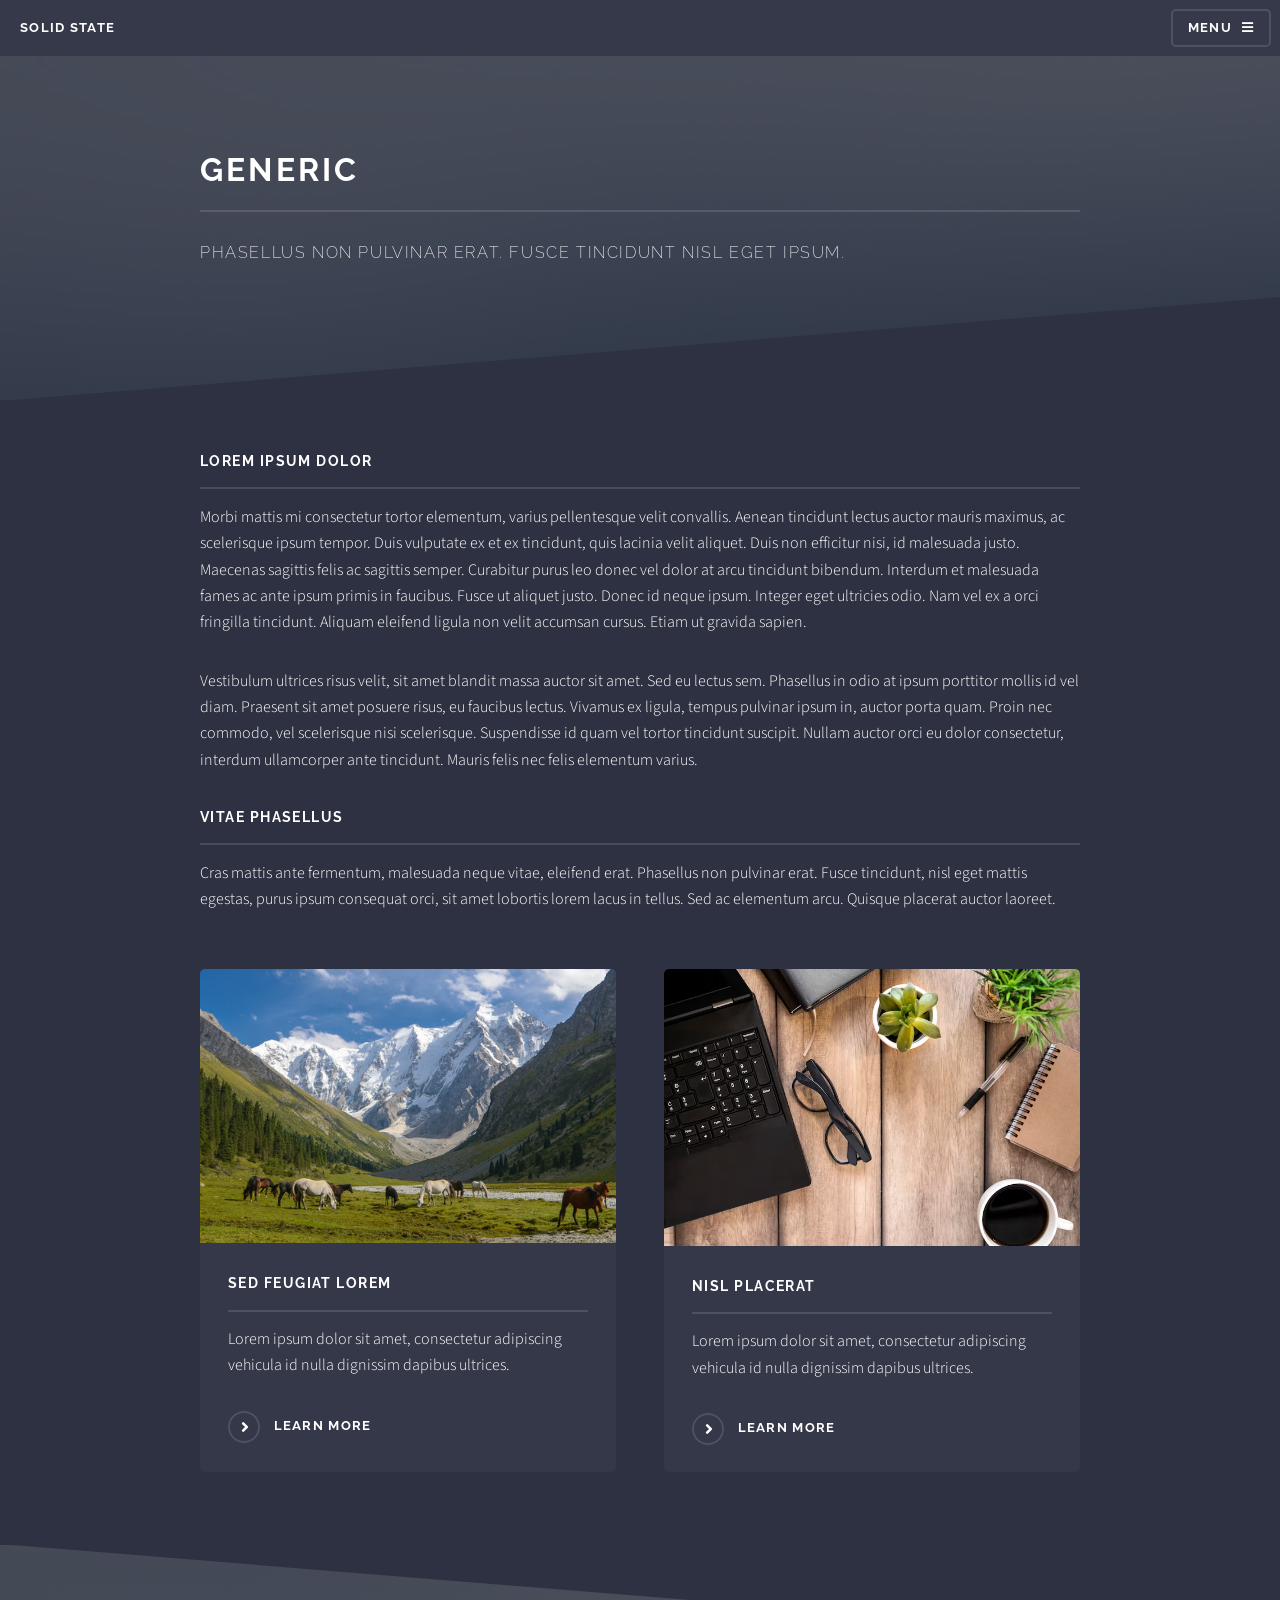
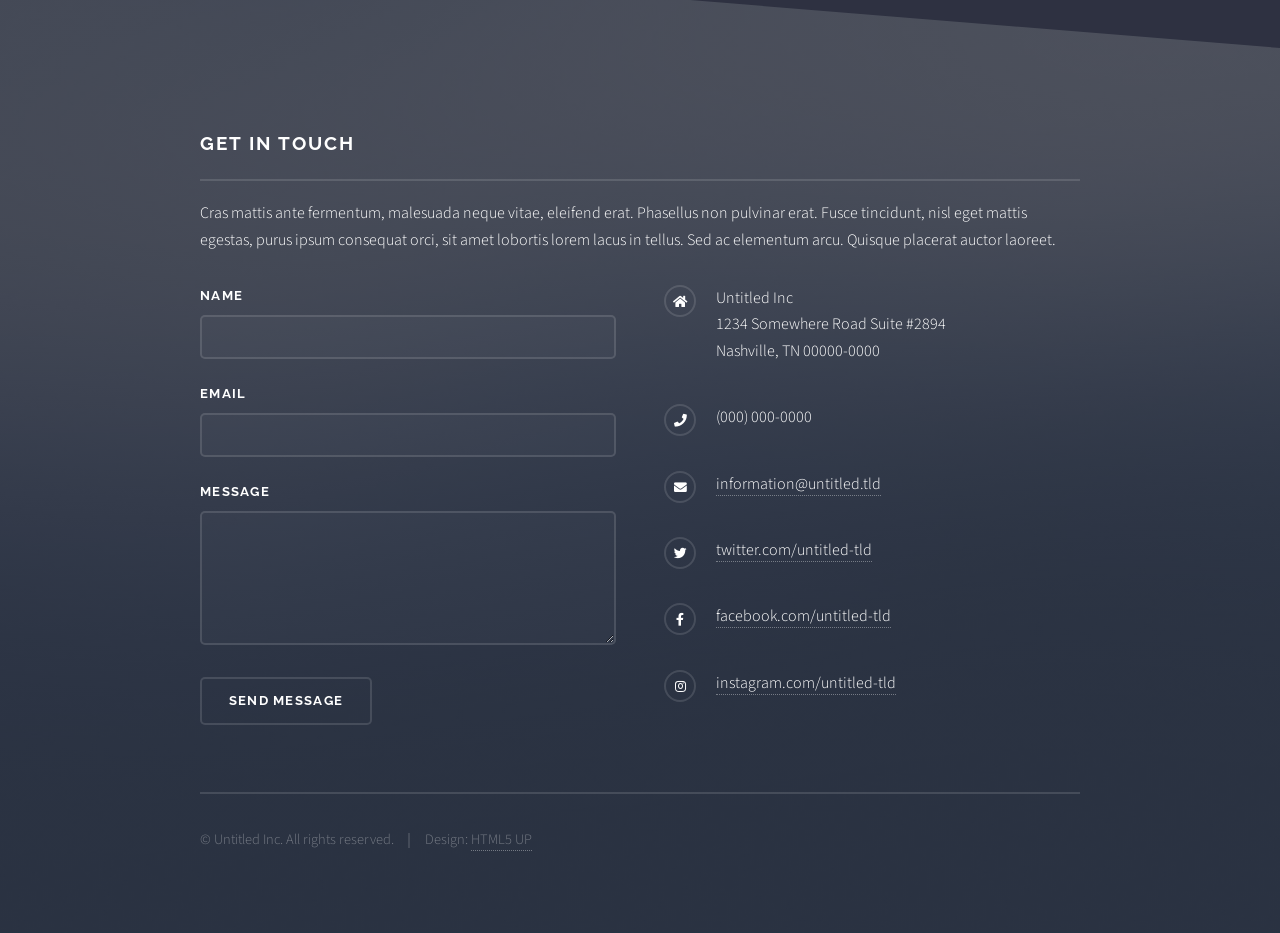
<file: generic.html>
<!DOCTYPE HTML>
<!--
	Solid State by HTML5 UP
	html5up.net | @ajlkn
	Free for personal and commercial use under the CCA 3.0 license (html5up.net/license)
-->
<html>
	<head>
		<title>Generic - Solid State by HTML5 UP</title>
		<meta charset="utf-8" />
		<meta name="viewport" content="width=device-width, initial-scale=1, user-scalable=no" />
		<link rel="stylesheet" href="assets/css/main.css" />
		<noscript><link rel="stylesheet" href="assets/css/noscript.css" /></noscript>
	</head>
	<body class="is-preload">

		<!-- Page Wrapper -->
			<div id="page-wrapper">

				<!-- Header -->
					<header id="header">
						<h1><a href="index.html">Solid State</a></h1>
						<nav>
							<a href="#menu">Menu</a>
						</nav>
					</header>

				<!-- Menu -->
					<nav id="menu">
						<div class="inner">
							<h2>Menu</h2>
							<ul class="links">
								<li><a href="index.html">Home</a></li>
								<li><a href="generic.html">Generic</a></li>
								<li><a href="elements.html">Elements</a></li>
								<li><a href="#">Log In</a></li>
								<li><a href="#">Sign Up</a></li>
							</ul>
							<a href="#" class="close">Close</a>
						</div>
					</nav>

				<!-- Wrapper -->
					<section id="wrapper">
						<header>
							<div class="inner">
								<h2>Generic</h2>
								<p>Phasellus non pulvinar erat. Fusce tincidunt nisl eget ipsum.</p>
							</div>
						</header>

						<!-- Content -->
							<div class="wrapper">
								<div class="inner">

									<h3 class="major">Lorem ipsum dolor</h3>
									<p>Morbi mattis mi consectetur tortor elementum, varius pellentesque velit convallis. Aenean tincidunt lectus auctor mauris maximus, ac scelerisque ipsum tempor. Duis vulputate ex et ex tincidunt, quis lacinia velit aliquet. Duis non efficitur nisi, id malesuada justo. Maecenas sagittis felis ac sagittis semper. Curabitur purus leo donec vel dolor at arcu tincidunt bibendum. Interdum et malesuada fames ac ante ipsum primis in faucibus. Fusce ut aliquet justo. Donec id neque ipsum. Integer eget ultricies odio. Nam vel ex a orci fringilla tincidunt. Aliquam eleifend ligula non velit accumsan cursus. Etiam ut gravida sapien.</p>

									<p>Vestibulum ultrices risus velit, sit amet blandit massa auctor sit amet. Sed eu lectus sem. Phasellus in odio at ipsum porttitor mollis id vel diam. Praesent sit amet posuere risus, eu faucibus lectus. Vivamus ex ligula, tempus pulvinar ipsum in, auctor porta quam. Proin nec commodo, vel scelerisque nisi scelerisque. Suspendisse id quam vel tortor tincidunt suscipit. Nullam auctor orci eu dolor consectetur, interdum ullamcorper ante tincidunt. Mauris felis nec felis elementum varius.</p>

									<h3 class="major">Vitae phasellus</h3>
									<p>Cras mattis ante fermentum, malesuada neque vitae, eleifend erat. Phasellus non pulvinar erat. Fusce tincidunt, nisl eget mattis egestas, purus ipsum consequat orci, sit amet lobortis lorem lacus in tellus. Sed ac elementum arcu. Quisque placerat auctor laoreet.</p>

									<section class="features">
										<article>
											<a href="#" class="image"><img src="images/pic04.jpg" alt="" /></a>
											<h3 class="major">Sed feugiat lorem</h3>
											<p>Lorem ipsum dolor sit amet, consectetur adipiscing vehicula id nulla dignissim dapibus ultrices.</p>
											<a href="#" class="special">Learn more</a>
										</article>
										<article>
											<a href="#" class="image"><img src="images/pic05.jpg" alt="" /></a>
											<h3 class="major">Nisl placerat</h3>
											<p>Lorem ipsum dolor sit amet, consectetur adipiscing vehicula id nulla dignissim dapibus ultrices.</p>
											<a href="#" class="special">Learn more</a>
										</article>
									</section>

								</div>
							</div>

					</section>

				<!-- Footer -->
					<section id="footer">
						<div class="inner">
							<h2 class="major">Get in touch</h2>
							<p>Cras mattis ante fermentum, malesuada neque vitae, eleifend erat. Phasellus non pulvinar erat. Fusce tincidunt, nisl eget mattis egestas, purus ipsum consequat orci, sit amet lobortis lorem lacus in tellus. Sed ac elementum arcu. Quisque placerat auctor laoreet.</p>
							<form method="post" action="#">
								<div class="fields">
									<div class="field">
										<label for="name">Name</label>
										<input type="text" name="name" id="name" />
									</div>
									<div class="field">
										<label for="email">Email</label>
										<input type="email" name="email" id="email" />
									</div>
									<div class="field">
										<label for="message">Message</label>
										<textarea name="message" id="message" rows="4"></textarea>
									</div>
								</div>
								<ul class="actions">
									<li><input type="submit" value="Send Message" /></li>
								</ul>
							</form>
							<ul class="contact">
								<li class="icon solid fa-home">
									Untitled Inc<br />
									1234 Somewhere Road Suite #2894<br />
									Nashville, TN 00000-0000
								</li>
								<li class="icon solid fa-phone">(000) 000-0000</li>
								<li class="icon solid fa-envelope"><a href="#">information@untitled.tld</a></li>
								<li class="icon brands fa-twitter"><a href="#">twitter.com/untitled-tld</a></li>
								<li class="icon brands fa-facebook-f"><a href="#">facebook.com/untitled-tld</a></li>
								<li class="icon brands fa-instagram"><a href="#">instagram.com/untitled-tld</a></li>
							</ul>
							<ul class="copyright">
								<li>&copy; Untitled Inc. All rights reserved.</li><li>Design: <a href="http://html5up.net">HTML5 UP</a></li>
							</ul>
						</div>
					</section>

			</div>

		<!-- Scripts -->
			<script src="assets/js/jquery.min.js"></script>
			<script src="assets/js/jquery.scrollex.min.js"></script>
			<script src="assets/js/browser.min.js"></script>
			<script src="assets/js/breakpoints.min.js"></script>
			<script src="assets/js/util.js"></script>
			<script src="assets/js/main.js"></script>

	</body>
</html>
</file>
<file: assets/css/noscript.css>
/*
	Solid State by HTML5 UP
	html5up.net | @ajlkn
	Free for personal and commercial use under the CCA 3.0 license (html5up.net/license)
*/

/* Banner */

	body.is-preload #banner .logo {
		-moz-transform: none;
		-webkit-transform: none;
		-ms-transform: none;
		transform: none;
		opacity: 1;
	}

	body.is-preload #banner h2 {
		opacity: 1;
		-moz-transform: none;
		-webkit-transform: none;
		-ms-transform: none;
		transform: none;
		-moz-filter: none;
		-webkit-filter: none;
		-ms-filter: none;
		filter: none;
	}

	body.is-preload #banner p {
		opacity: 01;
		-moz-transform: none;
		-webkit-transform: none;
		-ms-transform: none;
		transform: none;
		-moz-filter: none;
		-webkit-filter: none;
		-ms-filter: none;
		filter: none;
	}
</file>
<file: mtn/style.css>
* {
    margin: 0;
    padding: 0;
    box-sizing: border-box;
}

html {
    scroll-behavior: smooth ;
}

body {
    font-family: sans-serif;
    color: #ffffff;
    background-color: #0b1d26;
    background-image: linear-gradient(rgba(11, 29, 38, 0.65), rgba(11, 29, 38, 0.65)), url('https://images.unsplash.com/photo-1519681393784-d120267933ba?w=1600');
    background-size: cover;
    background-position: center;
    background-attachment: fixed;
    min-height: 100vh;
}

.header {
    display: flex;
    justify-content: space-between;
    align-items: center;
    padding: 30px 80px;
}

.logo {
    font-size: 24px;
    font-weight: bold;
    letter-spacing: 2px;
}

.nav a {
    color: #ffffff;
    text-decoration: none;
    margin: 0 20px;
}

.account {
    font-weight: 500;
}

.hero {
    text-align: center;
    margin-top: 100px;
    margin-bottom: 250px;
}

.hero .tagline {
    color: #fbd784;
    letter-spacing: 4px;
    font-size: 14px;
    font-weight: bold;
}

.hero h1 {
    font-size: 64px;
    max-width: 800px;
    margin: 20px auto;
    line-height: 1.2;
}

.scroll-down {
    color: #ffffff;
    text-decoration: none;
    font-size: 14px;
}

.step-section {
    display: flex;
    flex-direction: row;
    justify-content: center;
    max-width: 1200px;
    margin: 100px auto 150px;
    padding: 0 20px;
    gap: 100px;
    align-items: flex-start;
}

.step-section.reverse {
    flex-direction: row-reverse;
}

.step-content {
    max-width: 450px;
    position: relative;
}

.step-number {
    font-size: 140px;
    font-weight: 700;
    color: #ffffff;
    opacity: 0.15;
    position: absolute;
    top: -80px;
    left: -60px;
    z-index: -1;
}

.step-content .tagline {
    color: #fbd784;
    letter-spacing: 3px;
    font-size: 14px;
    font-weight: bold;
}

.step-content h2 {
    font-size: 38px;
    margin: 15px 0;
    line-height: 1.2;
}

.step-content p {
    font-size: 16px;
    line-height: 1.6;
    margin-bottom: 20px;
    color: #dddddd;
}

.read-more {
    color: #fbd784;
    text-decoration: none;
    font-weight: bold;
}

.step-image img {
    width: 400px;
    height: auto;
    border-radius: 4px;
}


.steps-wrapper {
    display: flex;
    justify-content: center;
    gap: 80px;
    width: 100%;
    max-width: 1200px;
    margin: 100px auto 150px auto;
}



.footer {
    width: 100%;
    padding: 80px 0;
    margin-top: 100px;
    background: linear-gradient(180deg, rgba(11, 29, 38, 0), #0b1d26);
}

.footer-container {
    max-width: 1080px;
    margin: 0 auto;
    display: flex;
    justify-content: flex-start;
    gap: 120px;
    padding: 0 40px;
}

.footer-info {
    max-width: 350px;
}

.footer-nav {
    display: flex;
    flex-direction: column;
}


.footer-nav ul {
    list-style: none;
    padding: 0;
    margin: 0;
}

.footer-nav li {
    margin-bottom: 12px;
}

.footer-nav a {
    color: #ffffff;
    text-decoration: none;
    font-size: 14px;
    opacity: 0.8;
    transition: opacity 0.3s ease;
}

.footer-nav a:hover {
    opacity: 1;
    color: #fbd784;
}



.modal {
    display: none;
    position: fixed;
    z-index: 9999;
    left: 0;
    top: 0;
    width: 100%;
    height: 100%;
    background-color: rgba(11, 29, 38, 0.85); 
    backdrop-filter: blur(8px); 
}

.modal-content {
    background: #0b1d26;
    border: 1px solid #fbd784; 
    margin: 12% auto;
    padding: 35px;
    width: 90%;
    max-width: 450px;
    color: #ffffff;
    border-radius: 12px;
    position: relative;
    box-shadow: 0 10px 30px rgba(0,0,0,0.5);
    animation: modalFadeIn 0.3s ease-out;
}

@keyframes modalFadeIn {
    from { transform: translateY(-30px); opacity: 0; }
    to { transform: translateY(0); opacity: 1; }
}

.close-btn {
    position: absolute;
    right: 20px;
    top: 15px;
    color: #fbd784;
    font-size: 30px;
    font-weight: bold;
    cursor: pointer;
    transition: transform 0.2s;
}

.close-btn:hover {
    transform: scale(1.2);
}


.modal-form {
    display: flex;
    flex-direction: column;
    gap: 15px;
    margin-top: 20px;
}

.modal-form input {
    padding: 12px;
    background: rgba(255, 255, 255, 0.05);
    border: 1px solid rgba(255, 255, 255, 0.2);
    border-radius: 6px;
    color: #fff;
    outline: none;
}

.modal-form input:focus {
    border-color: #fbd784;
}

.modal-submit-btn {
    padding: 12px;
    background: #fbd784;
    color: #0b1d26;
    border: none;
    border-radius: 6px;
    font-weight: bold;
    cursor: pointer;
    transition: background 0.3s ease;
}

.modal-submit-btn:hover {
    background: #fff;
}


.account-btn {
    background: none;
    border: none;
    color: #ffffff;
    font-size: 17px;
    font-weight: 500;
    cursor: pointer;
    padding: 0;
    transition: color 0.3s ease;
}

.account-btn:hover {
    color: #fbd784;
}


.modal {
    display: none;
    position: fixed;
    z-index: 9999;
    left: 0;
    top: 0;
    width: 100%;
    height: 100%;
    background-color: rgba(11, 29, 38, 0.85);
    backdrop-filter: blur(8px);
}

.modal-content {
    background: #0b1d26;
    border: 1px solid #fbd784;
    margin: 12% auto;
    padding: 35px;
    width: 90%;
    max-width: 450px;
    color: #ffffff;
    border-radius: 12px;
    position: relative;
    box-shadow: 0 10px 30px rgba(0,0,0,0.5);
    animation: modalFadeIn 0.3s ease-out;
}

@keyframes modalFadeIn {
    from { transform: translateY(-30px); opacity: 0; }
    to { transform: translateY(0); opacity: 1; }
}

.close-btn {
    position: absolute;
    right: 20px;
    top: 15px;
    color: #fbd784;
    font-size: 30px;
    font-weight: bold;
    cursor: pointer;
    transition: transform 0.2s;
}

.close-btn:hover {
    transform: scale(1.2);
}

.modal-form {
    display: flex;
    flex-direction: column;
    gap: 15px;
    margin-top: 20px;
}

.modal-form input {
    padding: 12px;
    background: rgba(255, 255, 255, 0.05);
    border: 1px solid rgba(255, 255, 255, 0.2);
    border-radius: 6px;
    color: #fff;
    outline: none;
    width: 100%;
    box-sizing: border-box;
}

.modal-form input:focus {
    border-color: #fbd784;
}

.modal-submit-btn {
    padding: 12px;
    background: #fbd784;
    color: #0b1d26;
    border: none;
    border-radius: 6px;
    font-weight: bold;
    cursor: pointer;
    transition: background 0.3s ease;
}

.modal-submit-btn:hover {
    background: #fff;
}



.account-btn {
    background: none;
    border: none;
    color: #ffffff;
    font-size: 17px;
    font-weight: 500;
    cursor: pointer;
    padding: 0;
    transition: color 0.3s ease;
}

.account-btn:hover {
    color: #fbd784;
}


.modal {
    display: none;
    position: fixed;
    z-index: 9999;
    left: 0;
    top: 0;
    width: 100%;
    height: 100%;
    background-color: rgba(11, 29, 38, 0.85);
    backdrop-filter: blur(8px);
}

.modal-content {
    background: #0b1d26;
    border: 1px solid #fbd784;
    margin: 10% auto;
    padding: 35px;
    width: 90%;
    max-width: 450px;
    color: #ffffff;
    border-radius: 12px;
    position: relative;
    box-shadow: 0 10px 30px rgba(0,0,0,0.5);
}

.close-btn {
    position: absolute;
    right: 20px;
    top: 15px;
    color: #fbd784;
    font-size: 30px;
    font-weight: bold;
    cursor: pointer;
}

.modal-form {
    display: flex;
    flex-direction: column;
    gap: 15px;
    margin-top: 20px;
}

.modal-form input {
    padding: 12px;
    background: rgba(255, 255, 255, 0.05);
    border: 1px solid rgba(255, 255, 255, 0.2);
    border-radius: 6px;
    color: #fff;
    outline: none;
    width: 100%;
    box-sizing: border-box;
}

.modal-submit-btn {
    padding: 12px;
    background: #fbd784;
    color: #0b1d26;
    border: none;
    border-radius: 6px;
    font-weight: bold;
    cursor: pointer;
}


@media (max-width: 768px) {
    .header {
        flex-direction: column;
        gap: 15px;
        padding: 15px 20px;
    }

    .nav {
        display: flex;
        gap: 15px;
        flex-wrap: wrap;
        justify-content: center;
    }

    .nav a {
        margin-right: 0;
    }

    .hero h1 {
        font-size: 28px;
        line-height: 1.2;
    }

    .step-section {
        flex-direction: column !important;
        padding: 30px 20px;
    }

    .step-content {
        max-width: 100%;
    }

    .footer-container {
        flex-direction: column;
        gap: 30px;
        padding: 30px 20px;
    }
}


@media (max-width: 768px) {
    .steps-wrapper {
        display: flex !important;
        flex-direction: column !important;
        gap: 40px !important;
    }

    .step-section {
        flex-direction: column !important;
        width: 100% !important;
        padding: 20px 15px !important;
        box-sizing: border-box !important;
    }

    .step-content {
        max-width: 100% !important;
        width: 100% !important;
    }
}
</file>
<file: assets/css/main.css>
@import url(fontawesome-all.min.css);
@import url("https://fonts.googleapis.com/css?family=Raleway:200,700|Source+Sans+Pro:300,600,300italic,600italic");

html {
  scroll-behavior: smooth;
}

html, body, div, span, applet, object,
iframe, h1, h2, h3, h4, h5, h6, p, blockquote,
pre, a, abbr, acronym, address, big, cite,
code, del, dfn, em, img, ins, kbd, q, s, samp,
small, strike, strong, sub, sup, tt, var, b,
u, i, center, dl, dt, dd, ol, ul, li, fieldset,
form, label, legend, table, caption, tbody,
tfoot, thead, tr, th, td, article, aside,
canvas, details, embed, figure, figcaption,
footer, header, hgroup, menu, nav, output, ruby,
section, summary, time, mark, audio, video {
	margin: 0;
	padding: 0;
	border: 0;
	font-size: 100%;
	font: inherit;
	vertical-align: baseline;}

article, aside, details, figcaption, figure,
footer, header, hgroup, menu, nav, section {
	display: block;}

body {
	line-height: 1;
}

ol, ul {
	list-style: none;
}

blockquote, q {
	quotes: none;
}

	blockquote:before, blockquote:after, q:before, q:after {
		content: '';
		content: none;
	}

table {
	border-collapse: collapse;
	border-spacing: 0;
}

body {
	-webkit-text-size-adjust: none;
}

mark {
	background-color: transparent;
	color: inherit;
}

input::-moz-focus-inner {
	border: 0;
	padding: 0;
}

input, select, textarea {
	-moz-appearance: none;
	-webkit-appearance: none;
	-ms-appearance: none;
	appearance: none;
}

/* Basic */

	@-ms-viewport {
		width: device-width;
	}

	body {
		-ms-overflow-style: scrollbar;
	}

	@media screen and (max-width: 480px) {

		html, body {
			min-width: 320px;
		}

	}

	html {
		box-sizing: border-box;
	}

	*, *:before, *:after {
		box-sizing: inherit;
	}

	body {
		background-color: #2e3141;
		background-image: linear-gradient(to top, rgba(46, 49, 65, 0.8), rgba(46, 49, 65, 0.8)), url("../../images/bg.jpg");
		background-size: auto,
 cover;
		background-attachment: fixed,
 fixed;
		background-position: center,
 center;
	}

		body.is-preload *, body.is-preload *:before, body.is-preload *:after {
			-moz-animation: none !important;
			-webkit-animation: none !important;
			-ms-animation: none !important;
			animation: none !important;
			-moz-transition: none !important;
			-webkit-transition: none !important;
			-ms-transition: none !important;
			transition: none !important;
		}

/* Type */

	body, input, select, textarea {
		color: #ffffff;
		font-family: "Source Sans Pro", Helvetica, sans-serif;
		font-size: 16.5pt;
		font-weight: 300;
		line-height: 1.65;
	}

		@media screen and (max-width: 1680px) {

			body, input, select, textarea {
				font-size: 13pt;
			}

		}

		@media screen and (max-width: 1280px) {

			body, input, select, textarea {
				font-size: 12pt;
			}

		}

		@media screen and (max-width: 980px) {

			body, input, select, textarea {
				font-size: 12pt;
			}

		}

		@media screen and (max-width: 736px) {

			body, input, select, textarea {
				font-size: 12pt;
			}

		}

		@media screen and (max-width: 480px) {

			body, input, select, textarea {
				font-size: 12pt;
			}

		}

	a {
		-moz-transition: color 0.2s ease-in-out, border-bottom-color 0.2s ease-in-out;
		-webkit-transition: color 0.2s ease-in-out, border-bottom-color 0.2s ease-in-out;
		-ms-transition: color 0.2s ease-in-out, border-bottom-color 0.2s ease-in-out;
		transition: color 0.2s ease-in-out, border-bottom-color 0.2s ease-in-out;
		border-bottom: dotted 1px rgba(255, 255, 255, 0.35);
		color: #ffffff;
		text-decoration: none;
	}

		a:hover {
			border-bottom-color: transparent;
			color: #ffffff !important;
		}

		a.special:not(.button) {
			text-decoration: none;
			border-bottom: 0;
			display: block;
			font-family: Raleway, Helvetica, sans-serif;
			font-size: 0.8em;
			font-weight: 700;
			letter-spacing: 0.1em;
			margin: 0 0 2em 0;
			text-transform: uppercase;
		}

			a.special:not(.button):before {
				-moz-osx-font-smoothing: grayscale;
				-webkit-font-smoothing: antialiased;
				display: inline-block;
				font-style: normal;
				font-variant: normal;
				text-rendering: auto;
				line-height: 1;
				text-transform: none !important;
				font-family: 'Font Awesome 5 Free';
				font-weight: 900;
			}

			a.special:not(.button):before {
				-moz-transition: background-color 0.2s ease-in-out;
				-webkit-transition: background-color 0.2s ease-in-out;
				-ms-transition: background-color 0.2s ease-in-out;
				transition: background-color 0.2s ease-in-out;
				border-radius: 100%;
				border: solid 2px rgba(255, 255, 255, 0.125);
				content: '\f105';
				display: inline-block;
				font-size: 1.25em;
				height: 2em;
				line-height: 1.75em;
				margin-right: 0.85em;
				text-align: center;
				text-indent: 0.15em;
				vertical-align: middle;
				width: 2em;
			}

			a.special:not(.button):hover:before {
				background-color: rgba(255, 255, 255, 0.025);
			}

			a.special:not(.button):active:before {
				background-color: rgba(255, 255, 255, 0.075);
			}

	strong, b {
		color: #ffffff;
		font-weight: 600;
	}

	em, i {
		font-style: italic;
	}

	p {
		margin: 0 0 2em 0;
	}

	h1, h2, h3, h4, h5, h6 {
		color: #ffffff;
		font-family: Raleway, Helvetica, sans-serif;
		font-weight: 700;
		letter-spacing: 0.1em;
		margin: 0 0 1em 0;
		text-transform: uppercase;
	}

		h1 a, h2 a, h3 a, h4 a, h5 a, h6 a {
			color: inherit;
			text-decoration: none;
			border-bottom: 0;
		}

		h1 span, h2 span, h3 span, h4 span, h5 span, h6 span {
			font-weight: 200;
		}

		h1.major, h2.major, h3.major, h4.major, h5.major, h6.major {
			padding-bottom: 1em;
			border-bottom: solid 2px rgba(255, 255, 255, 0.125);
		}

	h2 {
		font-size: 1.2em;
	}

	h3 {
		font-size: 0.9em;
	}

	h4 {
		font-size: 0.7em;
	}

	h5 {
		font-size: 0.7em;
	}

	h6 {
		font-size: 0.7em;
	}

	@media screen and (max-width: 736px) {

		h2 {
			font-size: 1em;
		}

		h3 {
			font-size: 0.8em;
		}

	}

	sub {
		font-size: 0.8em;
		position: relative;
		top: 0.5em;
	}

	sup {
		font-size: 0.8em;
		position: relative;
		top: -0.5em;
	}

	blockquote {
		border-left: solid 4px rgba(255, 255, 255, 0.125);
		font-style: italic;
		margin: 0 0 2em 0;
		padding: 0.5em 0 0.5em 2em;
	}

	code {
		background: rgba(255, 255, 255, 0.025);
		border-radius: 5px;
		border: solid 2px rgba(255, 255, 255, 0.125);
		font-family: "Courier New", monospace;
		font-size: 0.9em;
		margin: 0 0.25em;
		padding: 0.25em 0.65em;
	}

	pre {
		-webkit-overflow-scrolling: touch;
		font-family: "Courier New", monospace;
		font-size: 0.9em;
		margin: 0 0 2em 0;
	}

		pre code {
			display: block;
			line-height: 1.75em;
			padding: 1em 1.5em;
			overflow-x: auto;
		}

	hr {
		border: 0;
		border-bottom: solid 2px rgba(255, 255, 255, 0.125);
		margin: 2.5em 0;
	}

		hr.major {
			margin: 4em 0;
		}

	.align-left {
		text-align: left;
	}

	.align-center {
		text-align: center;
	}

	.align-right {
		text-align: right;
	}

/* Row */

	.row {
		display: flex;
		flex-wrap: wrap;
		box-sizing: border-box;
		align-items: stretch;
	}

		.row > * {
			box-sizing: border-box;
		}

		.row.gtr-uniform > * > :last-child {
			margin-bottom: 0;
		}

		.row.aln-left {
			justify-content: flex-start;
		}

		.row.aln-center {
			justify-content: center;
		}

		.row.aln-right {
			justify-content: flex-end;
		}

		.row.aln-top {
			align-items: flex-start;
		}

		.row.aln-middle {
			align-items: center;
		}

		.row.aln-bottom {
			align-items: flex-end;
		}

		.row > .imp {
			order: -1;
		}

		.row > .col-1 {
			width: 8.33333%;
		}

		.row > .off-1 {
			margin-left: 8.33333%;
		}

		.row > .col-2 {
			width: 16.66667%;
		}

		.row > .off-2 {
			margin-left: 16.66667%;
		}

		.row > .col-3 {
			width: 25%;
		}

		.row > .off-3 {
			margin-left: 25%;
		}

		.row > .col-4 {
			width: 33.33333%;
		}

		.row > .off-4 {
			margin-left: 33.33333%;
		}

		.row > .col-5 {
			width: 41.66667%;
		}

		.row > .off-5 {
			margin-left: 41.66667%;
		}

		.row > .col-6 {
			width: 50%;
		}

		.row > .off-6 {
			margin-left: 50%;
		}

		.row > .col-7 {
			width: 58.33333%;
		}

		.row > .off-7 {
			margin-left: 58.33333%;
		}

		.row > .col-8 {
			width: 66.66667%;
		}

		.row > .off-8 {
			margin-left: 66.66667%;
		}

		.row > .col-9 {
			width: 75%;
		}

		.row > .off-9 {
			margin-left: 75%;
		}

		.row > .col-10 {
			width: 83.33333%;
		}

		.row > .off-10 {
			margin-left: 83.33333%;
		}

		.row > .col-11 {
			width: 91.66667%;
		}

		.row > .off-11 {
			margin-left: 91.66667%;
		}

		.row > .col-12 {
			width: 100%;
		}

		.row > .off-12 {
			margin-left: 100%;
		}

		.row.gtr-0 {
			margin-top: 0;
			margin-left: 0em;
		}

			.row.gtr-0 > * {
				padding: 0 0 0 0em;
			}

			.row.gtr-0.gtr-uniform {
				margin-top: 0em;
			}

				.row.gtr-0.gtr-uniform > * {
					padding-top: 0em;
				}

		.row.gtr-25 {
			margin-top: 0;
			margin-left: -0.4375em;
		}

			.row.gtr-25 > * {
				padding: 0 0 0 0.4375em;
			}

			.row.gtr-25.gtr-uniform {
				margin-top: -0.4375em;
			}

				.row.gtr-25.gtr-uniform > * {
					padding-top: 0.4375em;
				}

		.row.gtr-50 {
			margin-top: 0;
			margin-left: -0.875em;
		}

			.row.gtr-50 > * {
				padding: 0 0 0 0.875em;
			}

			.row.gtr-50.gtr-uniform {
				margin-top: -0.875em;
			}

				.row.gtr-50.gtr-uniform > * {
					padding-top: 0.875em;
				}

		.row {
			margin-top: 0;
			margin-left: -1.75em;
		}

			.row > * {
				padding: 0 0 0 1.75em;
			}

			.row.gtr-uniform {
				margin-top: -1.75em;
			}

				.row.gtr-uniform > * {
					padding-top: 1.75em;
				}

		.row.gtr-150 {
			margin-top: 0;
			margin-left: -2.625em;
		}

			.row.gtr-150 > * {
				padding: 0 0 0 2.625em;
			}

			.row.gtr-150.gtr-uniform {
				margin-top: -2.625em;
			}

				.row.gtr-150.gtr-uniform > * {
					padding-top: 2.625em;
				}

		.row.gtr-200 {
			margin-top: 0;
			margin-left: -3.5em;
		}

			.row.gtr-200 > * {
				padding: 0 0 0 3.5em;
			}

			.row.gtr-200.gtr-uniform {
				margin-top: -3.5em;
			}

				.row.gtr-200.gtr-uniform > * {
					padding-top: 3.5em;
				}

		@media screen and (max-width: 1680px) {

			.row {
				display: flex;
				flex-wrap: wrap;
				box-sizing: border-box;
				align-items: stretch;
			}

				.row > * {
					box-sizing: border-box;
				}

				.row.gtr-uniform > * > :last-child {
					margin-bottom: 0;
				}

				.row.aln-left {
					justify-content: flex-start;
				}

				.row.aln-center {
					justify-content: center;
				}

				.row.aln-right {
					justify-content: flex-end;
				}

				.row.aln-top {
					align-items: flex-start;
				}

				.row.aln-middle {
					align-items: center;
				}

				.row.aln-bottom {
					align-items: flex-end;
				}

				.row > .imp-xlarge {
					order: -1;
				}

				.row > .col-1-xlarge {
					width: 8.33333%;
				}

				.row > .off-1-xlarge {
					margin-left: 8.33333%;
				}

				.row > .col-2-xlarge {
					width: 16.66667%;
				}

				.row > .off-2-xlarge {
					margin-left: 16.66667%;
				}

				.row > .col-3-xlarge {
					width: 25%;
				}

				.row > .off-3-xlarge {
					margin-left: 25%;
				}

				.row > .col-4-xlarge {
					width: 33.33333%;
				}

				.row > .off-4-xlarge {
					margin-left: 33.33333%;
				}

				.row > .col-5-xlarge {
					width: 41.66667%;
				}

				.row > .off-5-xlarge {
					margin-left: 41.66667%;
				}

				.row > .col-6-xlarge {
					width: 50%;
				}

				.row > .off-6-xlarge {
					margin-left: 50%;
				}

				.row > .col-7-xlarge {
					width: 58.33333%;
				}

				.row > .off-7-xlarge {
					margin-left: 58.33333%;
				}

				.row > .col-8-xlarge {
					width: 66.66667%;
				}

				.row > .off-8-xlarge {
					margin-left: 66.66667%;
				}

				.row > .col-9-xlarge {
					width: 75%;
				}

				.row > .off-9-xlarge {
					margin-left: 75%;
				}

				.row > .col-10-xlarge {
					width: 83.33333%;
				}

				.row > .off-10-xlarge {
					margin-left: 83.33333%;
				}

				.row > .col-11-xlarge {
					width: 91.66667%;
				}

				.row > .off-11-xlarge {
					margin-left: 91.66667%;
				}

				.row > .col-12-xlarge {
					width: 100%;
				}

				.row > .off-12-xlarge {
					margin-left: 100%;
				}

				.row.gtr-0 {
					margin-top: 0;
					margin-left: 0em;
				}

					.row.gtr-0 > * {
						padding: 0 0 0 0em;
					}

					.row.gtr-0.gtr-uniform {
						margin-top: 0em;
					}

						.row.gtr-0.gtr-uniform > * {
							padding-top: 0em;
						}

				.row.gtr-25 {
					margin-top: 0;
					margin-left: -0.4375em;
				}

					.row.gtr-25 > * {
						padding: 0 0 0 0.4375em;
					}

					.row.gtr-25.gtr-uniform {
						margin-top: -0.4375em;
					}

						.row.gtr-25.gtr-uniform > * {
							padding-top: 0.4375em;
						}

				.row.gtr-50 {
					margin-top: 0;
					margin-left: -0.875em;
				}

					.row.gtr-50 > * {
						padding: 0 0 0 0.875em;
					}

					.row.gtr-50.gtr-uniform {
						margin-top: -0.875em;
					}

						.row.gtr-50.gtr-uniform > * {
							padding-top: 0.875em;
						}

				.row {
					margin-top: 0;
					margin-left: -1.75em;
				}

					.row > * {
						padding: 0 0 0 1.75em;
					}

					.row.gtr-uniform {
						margin-top: -1.75em;
					}

						.row.gtr-uniform > * {
							padding-top: 1.75em;
						}

				.row.gtr-150 {
					margin-top: 0;
					margin-left: -2.625em;
				}

					.row.gtr-150 > * {
						padding: 0 0 0 2.625em;
					}

					.row.gtr-150.gtr-uniform {
						margin-top: -2.625em;
					}

						.row.gtr-150.gtr-uniform > * {
							padding-top: 2.625em;
						}

				.row.gtr-200 {
					margin-top: 0;
					margin-left: -3.5em;
				}

					.row.gtr-200 > * {
						padding: 0 0 0 3.5em;
					}

					.row.gtr-200.gtr-uniform {
						margin-top: -3.5em;
					}

						.row.gtr-200.gtr-uniform > * {
							padding-top: 3.5em;
						}

		}

		@media screen and (max-width: 1280px) {

			.row {
				display: flex;
				flex-wrap: wrap;
				box-sizing: border-box;
				align-items: stretch;
			}

				.row > * {
					box-sizing: border-box;
				}

				.row.gtr-uniform > * > :last-child {
					margin-bottom: 0;
				}

				.row.aln-left {
					justify-content: flex-start;
				}

				.row.aln-center {
					justify-content: center;
				}

				.row.aln-right {
					justify-content: flex-end;
				}

				.row.aln-top {
					align-items: flex-start;
				}

				.row.aln-middle {
					align-items: center;
				}

				.row.aln-bottom {
					align-items: flex-end;
				}

				.row > .imp-large {
					order: -1;
				}

				.row > .col-1-large {
					width: 8.33333%;
				}

				.row > .off-1-large {
					margin-left: 8.33333%;
				}

				.row > .col-2-large {
					width: 16.66667%;
				}

				.row > .off-2-large {
					margin-left: 16.66667%;
				}

				.row > .col-3-large {
					width: 25%;
				}

				.row > .off-3-large {
					margin-left: 25%;
				}

				.row > .col-4-large {
					width: 33.33333%;
				}

				.row > .off-4-large {
					margin-left: 33.33333%;
				}

				.row > .col-5-large {
					width: 41.66667%;
				}

				.row > .off-5-large {
					margin-left: 41.66667%;
				}

				.row > .col-6-large {
					width: 50%;
				}

				.row > .off-6-large {
					margin-left: 50%;
				}

				.row > .col-7-large {
					width: 58.33333%;
				}

				.row > .off-7-large {
					margin-left: 58.33333%;
				}

				.row > .col-8-large {
					width: 66.66667%;
				}

				.row > .off-8-large {
					margin-left: 66.66667%;
				}

				.row > .col-9-large {
					width: 75%;
				}

				.row > .off-9-large {
					margin-left: 75%;
				}

				.row > .col-10-large {
					width: 83.33333%;
				}

				.row > .off-10-large {
					margin-left: 83.33333%;
				}

				.row > .col-11-large {
					width: 91.66667%;
				}

				.row > .off-11-large {
					margin-left: 91.66667%;
				}

				.row > .col-12-large {
					width: 100%;
				}

				.row > .off-12-large {
					margin-left: 100%;
				}

				.row.gtr-0 {
					margin-top: 0;
					margin-left: 0em;
				}

					.row.gtr-0 > * {
						padding: 0 0 0 0em;
					}

					.row.gtr-0.gtr-uniform {
						margin-top: 0em;
					}

						.row.gtr-0.gtr-uniform > * {
							padding-top: 0em;
						}

				.row.gtr-25 {
					margin-top: 0;
					margin-left: -0.4375em;
				}

					.row.gtr-25 > * {
						padding: 0 0 0 0.4375em;
					}

					.row.gtr-25.gtr-uniform {
						margin-top: -0.4375em;
					}

						.row.gtr-25.gtr-uniform > * {
							padding-top: 0.4375em;
						}

				.row.gtr-50 {
					margin-top: 0;
					margin-left: -0.875em;
				}

					.row.gtr-50 > * {
						padding: 0 0 0 0.875em;
					}

					.row.gtr-50.gtr-uniform {
						margin-top: -0.875em;
					}

						.row.gtr-50.gtr-uniform > * {
							padding-top: 0.875em;
						}

				.row {
					margin-top: 0;
					margin-left: -1.75em;
				}

					.row > * {
						padding: 0 0 0 1.75em;
					}

					.row.gtr-uniform {
						margin-top: -1.75em;
					}

						.row.gtr-uniform > * {
							padding-top: 1.75em;
						}

				.row.gtr-150 {
					margin-top: 0;
					margin-left: -2.625em;
				}

					.row.gtr-150 > * {
						padding: 0 0 0 2.625em;
					}

					.row.gtr-150.gtr-uniform {
						margin-top: -2.625em;
					}

						.row.gtr-150.gtr-uniform > * {
							padding-top: 2.625em;
						}

				.row.gtr-200 {
					margin-top: 0;
					margin-left: -3.5em;
				}

					.row.gtr-200 > * {
						padding: 0 0 0 3.5em;
					}

					.row.gtr-200.gtr-uniform {
						margin-top: -3.5em;
					}

						.row.gtr-200.gtr-uniform > * {
							padding-top: 3.5em;
						}

		}

		@media screen and (max-width: 980px) {

			.row {
				display: flex;
				flex-wrap: wrap;
				box-sizing: border-box;
				align-items: stretch;
			}

				.row > * {
					box-sizing: border-box;
				}

				.row.gtr-uniform > * > :last-child {
					margin-bottom: 0;
				}

				.row.aln-left {
					justify-content: flex-start;
				}

				.row.aln-center {
					justify-content: center;
				}

				.row.aln-right {
					justify-content: flex-end;
				}

				.row.aln-top {
					align-items: flex-start;
				}

				.row.aln-middle {
					align-items: center;
				}

				.row.aln-bottom {
					align-items: flex-end;
				}

				.row > .imp-medium {
					order: -1;
				}

				.row > .col-1-medium {
					width: 8.33333%;
				}

				.row > .off-1-medium {
					margin-left: 8.33333%;
				}

				.row > .col-2-medium {
					width: 16.66667%;
				}

				.row > .off-2-medium {
					margin-left: 16.66667%;
				}

				.row > .col-3-medium {
					width: 25%;
				}

				.row > .off-3-medium {
					margin-left: 25%;
				}

				.row > .col-4-medium {
					width: 33.33333%;
				}

				.row > .off-4-medium {
					margin-left: 33.33333%;
				}

				.row > .col-5-medium {
					width: 41.66667%;
				}

				.row > .off-5-medium {
					margin-left: 41.66667%;
				}

				.row > .col-6-medium {
					width: 50%;
				}

				.row > .off-6-medium {
					margin-left: 50%;
				}

				.row > .col-7-medium {
					width: 58.33333%;
				}

				.row > .off-7-medium {
					margin-left: 58.33333%;
				}

				.row > .col-8-medium {
					width: 66.66667%;
				}

				.row > .off-8-medium {
					margin-left: 66.66667%;
				}

				.row > .col-9-medium {
					width: 75%;
				}

				.row > .off-9-medium {
					margin-left: 75%;
				}

				.row > .col-10-medium {
					width: 83.33333%;
				}

				.row > .off-10-medium {
					margin-left: 83.33333%;
				}

				.row > .col-11-medium {
					width: 91.66667%;
				}

				.row > .off-11-medium {
					margin-left: 91.66667%;
				}

				.row > .col-12-medium {
					width: 100%;
				}

				.row > .off-12-medium {
					margin-left: 100%;
				}

				.row.gtr-0 {
					margin-top: 0;
					margin-left: 0em;
				}

					.row.gtr-0 > * {
						padding: 0 0 0 0em;
					}

					.row.gtr-0.gtr-uniform {
						margin-top: 0em;
					}

						.row.gtr-0.gtr-uniform > * {
							padding-top: 0em;
						}

				.row.gtr-25 {
					margin-top: 0;
					margin-left: -0.4375em;
				}

					.row.gtr-25 > * {
						padding: 0 0 0 0.4375em;
					}

					.row.gtr-25.gtr-uniform {
						margin-top: -0.4375em;
					}

						.row.gtr-25.gtr-uniform > * {
							padding-top: 0.4375em;
						}

				.row.gtr-50 {
					margin-top: 0;
					margin-left: -0.875em;
				}

					.row.gtr-50 > * {
						padding: 0 0 0 0.875em;
					}

					.row.gtr-50.gtr-uniform {
						margin-top: -0.875em;
					}

						.row.gtr-50.gtr-uniform > * {
							padding-top: 0.875em;
						}

				.row {
					margin-top: 0;
					margin-left: -1.75em;
				}

					.row > * {
						padding: 0 0 0 1.75em;
					}

					.row.gtr-uniform {
						margin-top: -1.75em;
					}

						.row.gtr-uniform > * {
							padding-top: 1.75em;
						}

				.row.gtr-150 {
					margin-top: 0;
					margin-left: -2.625em;
				}

					.row.gtr-150 > * {
						padding: 0 0 0 2.625em;
					}

					.row.gtr-150.gtr-uniform {
						margin-top: -2.625em;
					}

						.row.gtr-150.gtr-uniform > * {
							padding-top: 2.625em;
						}

				.row.gtr-200 {
					margin-top: 0;
					margin-left: -3.5em;
				}

					.row.gtr-200 > * {
						padding: 0 0 0 3.5em;
					}

					.row.gtr-200.gtr-uniform {
						margin-top: -3.5em;
					}

						.row.gtr-200.gtr-uniform > * {
							padding-top: 3.5em;
						}

		}

		@media screen and (max-width: 736px) {

			.row {
				display: flex;
				flex-wrap: wrap;
				box-sizing: border-box;
				align-items: stretch;
			}

				.row > * {
					box-sizing: border-box;
				}

				.row.gtr-uniform > * > :last-child {
					margin-bottom: 0;
				}

				.row.aln-left {
					justify-content: flex-start;
				}

				.row.aln-center {
					justify-content: center;
				}

				.row.aln-right {
					justify-content: flex-end;
				}

				.row.aln-top {
					align-items: flex-start;
				}

				.row.aln-middle {
					align-items: center;
				}

				.row.aln-bottom {
					align-items: flex-end;
				}

				.row > .imp-small {
					order: -1;
				}

				.row > .col-1-small {
					width: 8.33333%;
				}

				.row > .off-1-small {
					margin-left: 8.33333%;
				}

				.row > .col-2-small {
					width: 16.66667%;
				}

				.row > .off-2-small {
					margin-left: 16.66667%;
				}

				.row > .col-3-small {
					width: 25%;
				}

				.row > .off-3-small {
					margin-left: 25%;
				}

				.row > .col-4-small {
					width: 33.33333%;
				}

				.row > .off-4-small {
					margin-left: 33.33333%;
				}

				.row > .col-5-small {
					width: 41.66667%;
				}

				.row > .off-5-small {
					margin-left: 41.66667%;
				}

				.row > .col-6-small {
					width: 50%;
				}

				.row > .off-6-small {
					margin-left: 50%;
				}

				.row > .col-7-small {
					width: 58.33333%;
				}

				.row > .off-7-small {
					margin-left: 58.33333%;
				}

				.row > .col-8-small {
					width: 66.66667%;
				}

				.row > .off-8-small {
					margin-left: 66.66667%;
				}

				.row > .col-9-small {
					width: 75%;
				}

				.row > .off-9-small {
					margin-left: 75%;
				}

				.row > .col-10-small {
					width: 83.33333%;
				}

				.row > .off-10-small {
					margin-left: 83.33333%;
				}

				.row > .col-11-small {
					width: 91.66667%;
				}

				.row > .off-11-small {
					margin-left: 91.66667%;
				}

				.row > .col-12-small {
					width: 100%;
				}

				.row > .off-12-small {
					margin-left: 100%;
				}

				.row.gtr-0 {
					margin-top: 0;
					margin-left: 0em;
				}

					.row.gtr-0 > * {
						padding: 0 0 0 0em;
					}

					.row.gtr-0.gtr-uniform {
						margin-top: 0em;
					}

						.row.gtr-0.gtr-uniform > * {
							padding-top: 0em;
						}

				.row.gtr-25 {
					margin-top: 0;
					margin-left: -0.3125em;
				}

					.row.gtr-25 > * {
						padding: 0 0 0 0.3125em;
					}

					.row.gtr-25.gtr-uniform {
						margin-top: -0.3125em;
					}

						.row.gtr-25.gtr-uniform > * {
							padding-top: 0.3125em;
						}

				.row.gtr-50 {
					margin-top: 0;
					margin-left: -0.625em;
				}

					.row.gtr-50 > * {
						padding: 0 0 0 0.625em;
					}

					.row.gtr-50.gtr-uniform {
						margin-top: -0.625em;
					}

						.row.gtr-50.gtr-uniform > * {
							padding-top: 0.625em;
						}

				.row {
					margin-top: 0;
					margin-left: -1.25em;
				}

					.row > * {
						padding: 0 0 0 1.25em;
					}

					.row.gtr-uniform {
						margin-top: -1.25em;
					}

						.row.gtr-uniform > * {
							padding-top: 1.25em;
						}

				.row.gtr-150 {
					margin-top: 0;
					margin-left: -1.875em;
				}

					.row.gtr-150 > * {
						padding: 0 0 0 1.875em;
					}

					.row.gtr-150.gtr-uniform {
						margin-top: -1.875em;
					}

						.row.gtr-150.gtr-uniform > * {
							padding-top: 1.875em;
						}

				.row.gtr-200 {
					margin-top: 0;
					margin-left: -2.5em;
				}

					.row.gtr-200 > * {
						padding: 0 0 0 2.5em;
					}

					.row.gtr-200.gtr-uniform {
						margin-top: -2.5em;
					}

						.row.gtr-200.gtr-uniform > * {
							padding-top: 2.5em;
						}

		}

		@media screen and (max-width: 480px) {

			.row {
				display: flex;
				flex-wrap: wrap;
				box-sizing: border-box;
				align-items: stretch;
			}

				.row > * {
					box-sizing: border-box;
				}

				.row.gtr-uniform > * > :last-child {
					margin-bottom: 0;
				}

				.row.aln-left {
					justify-content: flex-start;
				}

				.row.aln-center {
					justify-content: center;
				}

				.row.aln-right {
					justify-content: flex-end;
				}

				.row.aln-top {
					align-items: flex-start;
				}

				.row.aln-middle {
					align-items: center;
				}

				.row.aln-bottom {
					align-items: flex-end;
				}

				.row > .imp-xsmall {
					order: -1;
				}

				.row > .col-1-xsmall {
					width: 8.33333%;
				}

				.row > .off-1-xsmall {
					margin-left: 8.33333%;
				}

				.row > .col-2-xsmall {
					width: 16.66667%;
				}

				.row > .off-2-xsmall {
					margin-left: 16.66667%;
				}

				.row > .col-3-xsmall {
					width: 25%;
				}

				.row > .off-3-xsmall {
					margin-left: 25%;
				}

				.row > .col-4-xsmall {
					width: 33.33333%;
				}

				.row > .off-4-xsmall {
					margin-left: 33.33333%;
				}

				.row > .col-5-xsmall {
					width: 41.66667%;
				}

				.row > .off-5-xsmall {
					margin-left: 41.66667%;
				}

				.row > .col-6-xsmall {
					width: 50%;
				}

				.row > .off-6-xsmall {
					margin-left: 50%;
				}

				.row > .col-7-xsmall {
					width: 58.33333%;
				}

				.row > .off-7-xsmall {
					margin-left: 58.33333%;
				}

				.row > .col-8-xsmall {
					width: 66.66667%;
				}

				.row > .off-8-xsmall {
					margin-left: 66.66667%;
				}

				.row > .col-9-xsmall {
					width: 75%;
				}

				.row > .off-9-xsmall {
					margin-left: 75%;
				}

				.row > .col-10-xsmall {
					width: 83.33333%;
				}

				.row > .off-10-xsmall {
					margin-left: 83.33333%;
				}

				.row > .col-11-xsmall {
					width: 91.66667%;
				}

				.row > .off-11-xsmall {
					margin-left: 91.66667%;
				}

				.row > .col-12-xsmall {
					width: 100%;
				}

				.row > .off-12-xsmall {
					margin-left: 100%;
				}

				.row.gtr-0 {
					margin-top: 0;
					margin-left: 0em;
				}

					.row.gtr-0 > * {
						padding: 0 0 0 0em;
					}

					.row.gtr-0.gtr-uniform {
						margin-top: 0em;
					}

						.row.gtr-0.gtr-uniform > * {
							padding-top: 0em;
						}

				.row.gtr-25 {
					margin-top: 0;
					margin-left: -0.3125em;
				}

					.row.gtr-25 > * {
						padding: 0 0 0 0.3125em;
					}

					.row.gtr-25.gtr-uniform {
						margin-top: -0.3125em;
					}

						.row.gtr-25.gtr-uniform > * {
							padding-top: 0.3125em;
						}

				.row.gtr-50 {
					margin-top: 0;
					margin-left: -0.625em;
				}

					.row.gtr-50 > * {
						padding: 0 0 0 0.625em;
					}

					.row.gtr-50.gtr-uniform {
						margin-top: -0.625em;
					}

						.row.gtr-50.gtr-uniform > * {
							padding-top: 0.625em;
						}

				.row {
					margin-top: 0;
					margin-left: -1.25em;
				}

					.row > * {
						padding: 0 0 0 1.25em;
					}

					.row.gtr-uniform {
						margin-top: -1.25em;
					}

						.row.gtr-uniform > * {
							padding-top: 1.25em;
						}

				.row.gtr-150 {
					margin-top: 0;
					margin-left: -1.875em;
				}

					.row.gtr-150 > * {
						padding: 0 0 0 1.875em;
					}

					.row.gtr-150.gtr-uniform {
						margin-top: -1.875em;
					}

						.row.gtr-150.gtr-uniform > * {
							padding-top: 1.875em;
						}

				.row.gtr-200 {
					margin-top: 0;
					margin-left: -2.5em;
				}

					.row.gtr-200 > * {
						padding: 0 0 0 2.5em;
					}

					.row.gtr-200.gtr-uniform {
						margin-top: -2.5em;
					}

						.row.gtr-200.gtr-uniform > * {
							padding-top: 2.5em;
						}

		}

		@media screen and (max-width: 360px) {

			.row {
				display: flex;
				flex-wrap: wrap;
				box-sizing: border-box;
				align-items: stretch;
			}

				.row > * {
					box-sizing: border-box;
				}

				.row.gtr-uniform > * > :last-child {
					margin-bottom: 0;
				}

				.row.aln-left {
					justify-content: flex-start;
				}

				.row.aln-center {
					justify-content: center;
				}

				.row.aln-right {
					justify-content: flex-end;
				}

				.row.aln-top {
					align-items: flex-start;
				}

				.row.aln-middle {
					align-items: center;
				}

				.row.aln-bottom {
					align-items: flex-end;
				}

				.row > .imp-xxsmall {
					order: -1;
				}

				.row > .col-1-xxsmall {
					width: 8.33333%;
				}

				.row > .off-1-xxsmall {
					margin-left: 8.33333%;
				}

				.row > .col-2-xxsmall {
					width: 16.66667%;
				}

				.row > .off-2-xxsmall {
					margin-left: 16.66667%;
				}

				.row > .col-3-xxsmall {
					width: 25%;
				}

				.row > .off-3-xxsmall {
					margin-left: 25%;
				}

				.row > .col-4-xxsmall {
					width: 33.33333%;
				}

				.row > .off-4-xxsmall {
					margin-left: 33.33333%;
				}

				.row > .col-5-xxsmall {
					width: 41.66667%;
				}

				.row > .off-5-xxsmall {
					margin-left: 41.66667%;
				}

				.row > .col-6-xxsmall {
					width: 50%;
				}

				.row > .off-6-xxsmall {
					margin-left: 50%;
				}

				.row > .col-7-xxsmall {
					width: 58.33333%;
				}

				.row > .off-7-xxsmall {
					margin-left: 58.33333%;
				}

				.row > .col-8-xxsmall {
					width: 66.66667%;
				}

				.row > .off-8-xxsmall {
					margin-left: 66.66667%;
				}

				.row > .col-9-xxsmall {
					width: 75%;
				}

				.row > .off-9-xxsmall {
					margin-left: 75%;
				}

				.row > .col-10-xxsmall {
					width: 83.33333%;
				}

				.row > .off-10-xxsmall {
					margin-left: 83.33333%;
				}

				.row > .col-11-xxsmall {
					width: 91.66667%;
				}

				.row > .off-11-xxsmall {
					margin-left: 91.66667%;
				}

				.row > .col-12-xxsmall {
					width: 100%;
				}

				.row > .off-12-xxsmall {
					margin-left: 100%;
				}

				.row.gtr-0 {
					margin-top: 0;
					margin-left: 0em;
				}

					.row.gtr-0 > * {
						padding: 0 0 0 0em;
					}

					.row.gtr-0.gtr-uniform {
						margin-top: 0em;
					}

						.row.gtr-0.gtr-uniform > * {
							padding-top: 0em;
						}

				.row.gtr-25 {
					margin-top: 0;
					margin-left: -0.3125em;
				}

					.row.gtr-25 > * {
						padding: 0 0 0 0.3125em;
					}

					.row.gtr-25.gtr-uniform {
						margin-top: -0.3125em;
					}

						.row.gtr-25.gtr-uniform > * {
							padding-top: 0.3125em;
						}

				.row.gtr-50 {
					margin-top: 0;
					margin-left: -0.625em;
				}

					.row.gtr-50 > * {
						padding: 0 0 0 0.625em;
					}

					.row.gtr-50.gtr-uniform {
						margin-top: -0.625em;
					}

						.row.gtr-50.gtr-uniform > * {
							padding-top: 0.625em;
						}

				.row {
					margin-top: 0;
					margin-left: -1.25em;
				}

					.row > * {
						padding: 0 0 0 1.25em;
					}

					.row.gtr-uniform {
						margin-top: -1.25em;
					}

						.row.gtr-uniform > * {
							padding-top: 1.25em;
						}

				.row.gtr-150 {
					margin-top: 0;
					margin-left: -1.875em;
				}

					.row.gtr-150 > * {
						padding: 0 0 0 1.875em;
					}

					.row.gtr-150.gtr-uniform {
						margin-top: -1.875em;
					}

						.row.gtr-150.gtr-uniform > * {
							padding-top: 1.875em;
						}

				.row.gtr-200 {
					margin-top: 0;
					margin-left: -2.5em;
				}

					.row.gtr-200 > * {
						padding: 0 0 0 2.5em;
					}

					.row.gtr-200.gtr-uniform {
						margin-top: -2.5em;
					}

						.row.gtr-200.gtr-uniform > * {
							padding-top: 2.5em;
						}

		}

/* Section/Article */

	section.special, article.special {
		text-align: center;
	}

/* Form */

	form {
		margin: 0 0 2em 0;
	}

		form > :last-child {
			margin-bottom: 0;
		}

		form > .fields {
			display: -moz-flex;
			display: -webkit-flex;
			display: -ms-flex;
			display: flex;
			-moz-flex-wrap: wrap;
			-webkit-flex-wrap: wrap;
			-ms-flex-wrap: wrap;
			flex-wrap: wrap;
			width: calc(100% + 3em);
			margin: -1.5em 0 2em -1.5em;
		}

			form > .fields > .field {
				-moz-flex-grow: 0;
				-webkit-flex-grow: 0;
				-ms-flex-grow: 0;
				flex-grow: 0;
				-moz-flex-shrink: 0;
				-webkit-flex-shrink: 0;
				-ms-flex-shrink: 0;
				flex-shrink: 0;
				padding: 1.5em 0 0 1.5em;
				width: calc(100% - 1.5em);
			}

				form > .fields > .field.half {
					width: calc(50% - 0.75em);
				}

				form > .fields > .field.third {
					width: calc(100%/3 - 0.5em);
				}

				form > .fields > .field.quarter {
					width: calc(25% - 0.375em);
				}

		@media screen and (max-width: 480px) {

			form > .fields {
				width: calc(100% + 3em);
				margin: -1.5em 0 2em -1.5em;
			}

				form > .fields > .field {
					padding: 1.5em 0 0 1.5em;
					width: calc(100% - 1.5em);
				}

					form > .fields > .field.half {
						width: calc(100% - 1.5em);
					}

					form > .fields > .field.third {
						width: calc(100% - 1.5em);
					}

					form > .fields > .field.quarter {
						width: calc(100% - 1.5em);
					}

		}

	label {
		color: #ffffff;
		display: block;
		font-family: Raleway, Helvetica, sans-serif;
		font-size: 0.8em;
		font-weight: 700;
		letter-spacing: 0.1em;
		margin: 0 0 0.7em 0;
		text-transform: uppercase;
	}

	input[type="text"],
	input[type="password"],
	input[type="email"],
	input[type="tel"],
	select,
	textarea {
		-moz-appearance: none;
		-webkit-appearance: none;
		-ms-appearance: none;
		appearance: none;
		background: rgba(255, 255, 255, 0.025);
		border-radius: 5px;
		border: none;
		border: solid 2px rgba(255, 255, 255, 0.125);
		color: inherit;
		display: block;
		outline: 0;
		padding: 0 1em;
		text-decoration: none;
		width: 100%;
	}

		input[type="text"]:invalid,
		input[type="password"]:invalid,
		input[type="email"]:invalid,
		input[type="tel"]:invalid,
		select:invalid,
		textarea:invalid {
			box-shadow: none;
		}

		input[type="text"]:focus,
		input[type="password"]:focus,
		input[type="email"]:focus,
		input[type="tel"]:focus,
		select:focus,
		textarea:focus {
			border-color: #5b6ba6;
		}

	select {
		background-image: url("data:image/svg+xml;charset=utf8,%3Csvg xmlns='http://www.w3.org/2000/svg' width='40' height='40' preserveAspectRatio='none' viewBox='0 0 40 40'%3E%3Cpath d='M9.4,12.3l10.4,10.4l10.4-10.4c0.2-0.2,0.5-0.4,0.9-0.4c0.3,0,0.6,0.1,0.9,0.4l3.3,3.3c0.2,0.2,0.4,0.5,0.4,0.9 c0,0.4-0.1,0.6-0.4,0.9L20.7,31.9c-0.2,0.2-0.5,0.4-0.9,0.4c-0.3,0-0.6-0.1-0.9-0.4L4.3,17.3c-0.2-0.2-0.4-0.5-0.4-0.9 c0-0.4,0.1-0.6,0.4-0.9l3.3-3.3c0.2-0.2,0.5-0.4,0.9-0.4S9.1,12.1,9.4,12.3z' fill='rgba(255, 255, 255, 0.125)' /%3E%3C/svg%3E");
		background-size: 1.25rem;
		background-repeat: no-repeat;
		background-position: calc(100% - 1rem) center;
		height: 2.75em;
		padding-right: 2.75em;
		text-overflow: ellipsis;
	}

		select option {
			color: #ffffff;
			background: #2e3141;
		}

		select:focus::-ms-value {
			background-color: transparent;
		}

		select::-ms-expand {
			display: none;
		}

	input[type="text"],
	input[type="password"],
	input[type="email"],
	select {
		height: 2.75em;
	}

	textarea {
		padding: 0.75em 1em;
	}

	input[type="checkbox"],
	input[type="radio"] {
		-moz-appearance: none;
		-webkit-appearance: none;
		-ms-appearance: none;
		appearance: none;
		display: block;
		float: left;
		margin-right: -2em;
		opacity: 0;
		width: 1em;
		z-index: -1;
	}

		input[type="checkbox"] + label,
		input[type="radio"] + label {
			text-decoration: none;
			color: #ffffff;
			cursor: pointer;
			display: inline-block;
			font-size: 1em;
			font-family: "Source Sans Pro", Helvetica, sans-serif;
			text-transform: none;
			letter-spacing: 0;
			font-weight: 300;
			padding-left: 2.4em;
			padding-right: 0.75em;
			position: relative;
		}

			input[type="checkbox"] + label:before,
			input[type="radio"] + label:before {
				-moz-osx-font-smoothing: grayscale;
				-webkit-font-smoothing: antialiased;
				display: inline-block;
				font-style: normal;
				font-variant: normal;
				text-rendering: auto;
				line-height: 1;
				text-transform: none !important;
				font-family: 'Font Awesome 5 Free';
				font-weight: 900;
			}

			input[type="checkbox"] + label:before,
			input[type="radio"] + label:before {
				background: rgba(255, 255, 255, 0.025);
				border-radius: 5px;
				border: solid 2px rgba(255, 255, 255, 0.125);
				content: '';
				display: inline-block;
				font-size: 0.8em;
				height: 2.0625em;
				left: 0;
				line-height: 2.0625em;
				position: absolute;
				text-align: center;
				top: 0;
				width: 2.0625em;
			}

		input[type="checkbox"]:checked + label:before,
		input[type="radio"]:checked + label:before {
			background: #ffffff;
			border-color: #ffffff;
			content: '\f00c';
			color: #2e3141;
		}

		input[type="checkbox"]:focus + label:before,
		input[type="radio"]:focus + label:before {
			border-color: #4c5c96;
		}

	input[type="checkbox"] + label:before {
		border-radius: 5px;
	}

	input[type="radio"] + label:before {
		border-radius: 100%;
	}

	::-webkit-input-placeholder {
		color: rgba(255, 255, 255, 0.35) !important;
		opacity: 1.0;
	}

	:-moz-placeholder {
		color: rgba(255, 255, 255, 0.35) !important;
		opacity: 1.0;
	}

	::-moz-placeholder {
		color: rgba(255, 255, 255, 0.35) !important;
		opacity: 1.0;
	}

	:-ms-input-placeholder {
		color: rgba(255, 255, 255, 0.35) !important;
		opacity: 1.0;
	}

/* Box */

	.box {
		border-radius: 5px;
		border: solid 2px rgba(255, 255, 255, 0.125);
		margin-bottom: 2em;
		padding: 1.5em;
	}

		.box > :last-child,
		.box > :last-child > :last-child,
		.box > :last-child > :last-child > :last-child {
			margin-bottom: 0;
		}

		.box.alt {
			border: 0;
			border-radius: 0;
			padding: 0;
		}

/* Icon */

	.icon {
		text-decoration: none;
		border-bottom: none;
		position: relative;
	}

		.icon:before {
			-moz-osx-font-smoothing: grayscale;
			-webkit-font-smoothing: antialiased;
			display: inline-block;
			font-style: normal;
			font-variant: normal;
			text-rendering: auto;
			line-height: 1;
			text-transform: none !important;
			font-family: 'Font Awesome 5 Free';
			font-weight: 400;
		}

		.icon > .label {
			display: none;
		}

		.icon:before {
			line-height: inherit;
		}

		.icon.solid:before {
			font-weight: 900;
		}

		.icon.brands:before {
			font-family: 'Font Awesome 5 Brands';
		}

/* Image */

	.image {
		border-radius: 5px;
		border: 0;
		display: inline-block;
		position: relative;
	}

		.image img {
			border-radius: 5px;
			display: block;
		}

		.image.left, .image.right {
			max-width: 40%;
		}

			.image.left img, .image.right img {
				width: 100%;
			}

		.image.left {
			float: left;
			padding: 0 1.5em 1em 0;
			top: 0.25em;
		}

		.image.right {
			float: right;
			padding: 0 0 1em 1.5em;
			top: 0.25em;
		}

		.image.fit {
			display: block;
			margin: 0 0 2em 0;
			width: 100%;
		}

			.image.fit img {
				width: 100%;
			}

		.image.main {
			display: block;
			margin: 0 0 3em 0;
			width: 100%;
		}

			.image.main img {
				width: 100%;
			}

/* List */

	ol {
		list-style: decimal;
		margin: 0 0 2em 0;
		padding-left: 1.25em;
	}

		ol li {
			padding-left: 0.25em;
		}

	ul {
		list-style: disc;
		margin: 0 0 2em 0;
		padding-left: 1em;
	}

		ul li {
			padding-left: 0.5em;
		}

		ul.alt {
			list-style: none;
			padding-left: 0;
		}

			ul.alt li {
				border-top: solid 1px rgba(255, 255, 255, 0.125);
				padding: 0.5em 0;
			}

				ul.alt li:first-child {
					border-top: 0;
					padding-top: 0;
				}

	dl {
		margin: 0 0 2em 0;
	}

		dl dt {
			display: block;
			font-weight: 600;
			margin: 0 0 1em 0;
		}

		dl dd {
			margin-left: 2em;
		}

/* Actions */

	ul.actions {
		display: -moz-flex;
		display: -webkit-flex;
		display: -ms-flex;
		display: flex;
		cursor: default;
		list-style: none;
		margin-left: -1em;
		padding-left: 0;
	}

		ul.actions li {
			padding: 0 0 0 1em;
			vertical-align: middle;
		}

		ul.actions.special {
			-moz-justify-content: center;
			-webkit-justify-content: center;
			-ms-justify-content: center;
			justify-content: center;
			width: 100%;
			margin-left: 0;
		}

			ul.actions.special li:first-child {
				padding-left: 0;
			}

		ul.actions.stacked {
			-moz-flex-direction: column;
			-webkit-flex-direction: column;
			-ms-flex-direction: column;
			flex-direction: column;
			margin-left: 0;
		}

			ul.actions.stacked li {
				padding: 1.3em 0 0 0;
			}

				ul.actions.stacked li:first-child {
					padding-top: 0;
				}

		ul.actions.fit {
			width: calc(100% + 1em);
		}

			ul.actions.fit li {
				-moz-flex-grow: 1;
				-webkit-flex-grow: 1;
				-ms-flex-grow: 1;
				flex-grow: 1;
				-moz-flex-shrink: 1;
				-webkit-flex-shrink: 1;
				-ms-flex-shrink: 1;
				flex-shrink: 1;
				width: 100%;
			}

				ul.actions.fit li > * {
					width: 100%;
				}

			ul.actions.fit.stacked {
				width: 100%;
			}

		@media screen and (max-width: 480px) {

			ul.actions:not(.fixed) {
				-moz-flex-direction: column;
				-webkit-flex-direction: column;
				-ms-flex-direction: column;
				flex-direction: column;
				margin-left: 0;
				width: 100% !important;
			}

				ul.actions:not(.fixed) li {
					-moz-flex-grow: 1;
					-webkit-flex-grow: 1;
					-ms-flex-grow: 1;
					flex-grow: 1;
					-moz-flex-shrink: 1;
					-webkit-flex-shrink: 1;
					-ms-flex-shrink: 1;
					flex-shrink: 1;
					padding: 1em 0 0 0;
					text-align: center;
					width: 100%;
				}

					ul.actions:not(.fixed) li > * {
						width: 100%;
					}

					ul.actions:not(.fixed) li:first-child {
						padding-top: 0;
					}

					ul.actions:not(.fixed) li input[type="submit"],
					ul.actions:not(.fixed) li input[type="reset"],
					ul.actions:not(.fixed) li input[type="button"],
					ul.actions:not(.fixed) li button,
					ul.actions:not(.fixed) li .button {
						width: 100%;
					}

						ul.actions:not(.fixed) li input[type="submit"].icon:before,
						ul.actions:not(.fixed) li input[type="reset"].icon:before,
						ul.actions:not(.fixed) li input[type="button"].icon:before,
						ul.actions:not(.fixed) li button.icon:before,
						ul.actions:not(.fixed) li .button.icon:before {
							margin-left: -0.5rem;
						}

		}

/* Icons */

	ul.icons {
		cursor: default;
		list-style: none;
		padding-left: 0;
	}

		ul.icons li {
			display: inline-block;
			padding: 0 1em 0 0;
		}

			ul.icons li:last-child {
				padding-right: 0;
			}

			ul.icons li .icon:before {
				font-size: 1.25em;
			}

/* Contact */

	ul.contact {
		list-style: none;
		padding: 0;
	}

		ul.contact li {
			text-decoration: none;
			margin: 2.5em 0 0 0;
			padding: 0 0 0 3.25em;
			position: relative;
		}

			ul.contact li:before {
				-moz-osx-font-smoothing: grayscale;
				-webkit-font-smoothing: antialiased;
				display: inline-block;
				font-style: normal;
				font-variant: normal;
				text-rendering: auto;
				line-height: 1;
				text-transform: none !important;
				font-family: 'Font Awesome 5 Free';
				font-weight: 400;
			}

			ul.contact li:before {
				border-radius: 100%;
				border: solid 2px rgba(255, 255, 255, 0.125);
				display: inline-block;
				font-size: 0.8em;
				height: 2.5em;
				left: 0;
				line-height: 2.35em;
				position: absolute;
				text-align: center;
				top: 0;
				width: 2.5em;
			}

			ul.contact li:first-child {
				margin-top: 0;
			}

		@media screen and (max-width: 736px) {

			ul.contact li {
				margin: 1.5em 0 0 0;
			}

		}

/* Pagination */

	ul.pagination {
		cursor: default;
		list-style: none;
		padding-left: 0;
	}

		ul.pagination li {
			display: inline-block;
			padding-left: 0;
			vertical-align: middle;
		}

			ul.pagination li > .page {
				-moz-transition: background-color 0.2s ease-in-out, color 0.2s ease-in-out;
				-webkit-transition: background-color 0.2s ease-in-out, color 0.2s ease-in-out;
				-ms-transition: background-color 0.2s ease-in-out, color 0.2s ease-in-out;
				transition: background-color 0.2s ease-in-out, color 0.2s ease-in-out;
				border-bottom: 0;
				border-radius: 5px;
				display: inline-block;
				height: 1.5em;
				line-height: 1.5em;
				margin: 0 0.125em;
				min-width: 1.5em;
				padding: 0 0.5em;
				text-align: center;
			}

				ul.pagination li > .page:hover {
					background-color: rgba(255, 255, 255, 0.025);
				}

				ul.pagination li > .page.active {
					background-color: #4c5c96;
				}

			ul.pagination li:first-child {
				padding-right: 0.75em;
			}

			ul.pagination li:last-child {
				padding-left: 0.75em;
			}

		@media screen and (max-width: 480px) {

			ul.pagination li:nth-child(n+2):nth-last-child(n+2) {
				display: none;
			}

			ul.pagination li .button {
				width: 100%;
			}

			ul.pagination li:first-child {
				width: calc(50% - 2px);
				text-align: left;
				padding-right: 0.325em;
			}

			ul.pagination li:last-child {
				width: calc(50% - 2px);
				text-align: right;
				padding-left: 0.325em;
			}

		}

/* Table */

	.table-wrapper {
		-webkit-overflow-scrolling: touch;
		overflow-x: auto;
	}

	table {
		margin: 0 0 2em 0;
		width: 100%;
	}

		table tbody tr {
			border: solid 1px rgba(255, 255, 255, 0.125);
			border-left: 0;
			border-right: 0;
		}

			table tbody tr:nth-child(2n + 1) {
				background-color: rgba(255, 255, 255, 0.025);
			}

		table td {
			padding: 0.75em 0.75em;
		}

		table th {
			color: #ffffff;
			font-size: 0.9em;
			font-weight: 600;
			padding: 0 0.75em 0.75em 0.75em;
			text-align: left;
		}

		table thead {
			border-bottom: solid 2px rgba(255, 255, 255, 0.125);
		}

		table tfoot {
			border-top: solid 2px rgba(255, 255, 255, 0.125);
		}

		table.alt {
			border-collapse: separate;
		}

			table.alt tbody tr td {
				border: solid 1px rgba(255, 255, 255, 0.125);
				border-left-width: 0;
				border-top-width: 0;
			}

				table.alt tbody tr td:first-child {
					border-left-width: 1px;
				}

			table.alt tbody tr:first-child td {
				border-top-width: 1px;
			}

			table.alt thead {
				border-bottom: 0;
			}

			table.alt tfoot {
				border-top: 0;
			}

/* Button */

	input[type="submit"],
	input[type="reset"],
	input[type="button"],
	button,
	.button {
		-moz-appearance: none;
		-webkit-appearance: none;
		-ms-appearance: none;
		appearance: none;
		-moz-transition: background-color 0.2s ease-in-out;
		-webkit-transition: background-color 0.2s ease-in-out;
		-ms-transition: background-color 0.2s ease-in-out;
		transition: background-color 0.2s ease-in-out;
		background-color: transparent;
		border-radius: 5px;
		border: 0;
		box-shadow: inset 0 0 0 2px rgba(255, 255, 255, 0.125);
		color: #ffffff !important;
		cursor: pointer;
		display: inline-block;
		font-family: Raleway, Helvetica, sans-serif;
		font-size: 0.8em;
		font-weight: 700;
		height: 3.75em;
		letter-spacing: 0.1em;
		line-height: 3.75em;
		padding: 0 2.25em;
		text-align: center;
		text-decoration: none;
		text-transform: uppercase;
		white-space: nowrap;
	}

		input[type="submit"]:hover,
		input[type="reset"]:hover,
		input[type="button"]:hover,
		button:hover,
		.button:hover {
			background-color: rgba(255, 255, 255, 0.025);
		}

		input[type="submit"]:active,
		input[type="reset"]:active,
		input[type="button"]:active,
		button:active,
		.button:active {
			background-color: rgba(255, 255, 255, 0.075);
		}

		input[type="submit"].icon:before,
		input[type="reset"].icon:before,
		input[type="button"].icon:before,
		button.icon:before,
		.button.icon:before {
			margin-right: 0.5em;
			color: rgba(255, 255, 255, 0.35);
		}

		input[type="submit"].primary,
		input[type="reset"].primary,
		input[type="button"].primary,
		button.primary,
		.button.primary {
			background-color: #4c5c96;
			box-shadow: none;
		}

			input[type="submit"].primary:hover,
			input[type="reset"].primary:hover,
			input[type="button"].primary:hover,
			button.primary:hover,
			.button.primary:hover {
				background-color: #53639e;
			}

			input[type="submit"].primary:active,
			input[type="reset"].primary:active,
			input[type="button"].primary:active,
			button.primary:active,
			.button.primary:active {
				background-color: #45558d;
			}

			input[type="submit"].primary.icon:before,
			input[type="reset"].primary.icon:before,
			input[type="button"].primary.icon:before,
			button.primary.icon:before,
			.button.primary.icon:before {
				color: #7985b0;
			}

		input[type="submit"].fit,
		input[type="reset"].fit,
		input[type="button"].fit,
		button.fit,
		.button.fit {
			width: 100%;
		}

		input[type="submit"].small,
		input[type="reset"].small,
		input[type="button"].small,
		button.small,
		.button.small {
			font-size: 0.6em;
		}

		input[type="submit"].large,
		input[type="reset"].large,
		input[type="button"].large,
		button.large,
		.button.large {
			font-size: 1em;
		}

		input[type="submit"].disabled, input[type="submit"]:disabled,
		input[type="reset"].disabled,
		input[type="reset"]:disabled,
		input[type="button"].disabled,
		input[type="button"]:disabled,
		button.disabled,
		button:disabled,
		.button.disabled,
		.button:disabled {
			opacity: 0.25;
		}

		@media screen and (max-width: 480px) {

			input[type="submit"],
			input[type="reset"],
			input[type="button"],
			button,
			.button {
				padding: 0;
			}

		}

/* Features */

	.features {
		display: -moz-flex;
		display: -webkit-flex;
		display: -ms-flex;
		display: flex;
		-moz-flex-wrap: wrap;
		-webkit-flex-wrap: wrap;
		-ms-flex-wrap: wrap;
		flex-wrap: wrap;
		margin: 0 0 2em 0;
	}

		.features article {
			padding: 1.75em 1.75em 0.1em 1.75em ;
			background-color: #353849;
			border-radius: 5px;
			margin: 1.5em 3em 1.5em 0;
			width: calc(50% - 1.5em);
		}

			.features article:nth-child(2n) {
				margin-right: 0;
			}

			.features article .image {
				border-radius: 5px 5px 0 0;
				display: block;
				margin-bottom: 1.75em;
				margin-left: -1.75em;
				margin-top: -1.75em;
				position: relative;
				width: calc(100% + 3.5em);
			}

				.features article .image img {
					border-radius: 5px 5px 0 0;
					width: 100%;
				}

		@media screen and (max-width: 980px) {

			.features article {
				margin: 1em 2em 1em 0;
				width: calc(50% - 1em);
			}

		}

		@media screen and (max-width: 736px) {

			.features article {
				padding: 1.5em 1.5em 0.1em 1.5em ;
				margin: 0.875em 1.75em 0.875em 0;
				width: calc(50% - 0.875em - 1px);
			}

				.features article .image {
					margin-bottom: 1.5em;
					margin-left: -1.5em;
					margin-top: -1.5em;
					width: calc(100% + 3em);
				}

		}

		@media screen and (max-width: 480px) {

			.features {
				display: block;
			}

				.features article {
					width: 100%;
					margin: 0 0 2em 0 !important;
				}

		}

/* Header */

	#header {
		-moz-transition: background-color 0.2s ease-in-out;
		-webkit-transition: background-color 0.2s ease-in-out;
		-ms-transition: background-color 0.2s ease-in-out;
		transition: background-color 0.2s ease-in-out;
		background-color: rgba(53, 56, 73, 0.95);
		height: 3.5em;
		left: 0;
		line-height: 3.5em;
		padding: 0 1.25em;
		position: fixed;
		top: 0;
		width: 100%;
		z-index: 10000;
	}

		#header h1 {
			-moz-transition: opacity 0.2s ease-in-out, visibility 0.2s;
			-webkit-transition: opacity 0.2s ease-in-out, visibility 0.2s;
			-ms-transition: opacity 0.2s ease-in-out, visibility 0.2s;
			transition: opacity 0.2s ease-in-out, visibility 0.2s;
			border-bottom: 0;
			font-size: 0.8em;
			margin-bottom: 0;
			opacity: 1;
			visibility: visible;
		}

			#header h1 a {
				border: 0;
			}

		#header nav {
			font-family: Raleway, Helvetica, sans-serif;
			font-size: 0.8em;
			font-weight: 700;
			height: 3em;
			letter-spacing: 0.1em;
			line-height: 3em;
			position: absolute;
			right: 0.7em;
			text-transform: uppercase;
			top: 0.7em;
		}

			#header nav a {
				border: 0;
				display: inline-block;
				padding: 0 1em;
			}

				#header nav a:before {
					float: right;
					margin-left: 0.75em;
				}

				#header nav a[href="#menu"] {
					text-decoration: none;
					-moz-transition: background-color 0.2s ease-in-out;
					-webkit-transition: background-color 0.2s ease-in-out;
					-ms-transition: background-color 0.2s ease-in-out;
					transition: background-color 0.2s ease-in-out;
					border-radius: 5px;
					box-shadow: inset 0 0 0 2px rgba(255, 255, 255, 0.125);
					padding: 0 1.35em;
				}

					#header nav a[href="#menu"]:before {
						-moz-osx-font-smoothing: grayscale;
						-webkit-font-smoothing: antialiased;
						display: inline-block;
						font-style: normal;
						font-variant: normal;
						text-rendering: auto;
						line-height: 1;
						text-transform: none !important;
						font-family: 'Font Awesome 5 Free';
						font-weight: 900;
					}

					#header nav a[href="#menu"]:before {
						content: '\f0c9';
						line-height: inherit;
					}

					#header nav a[href="#menu"]:hover {
						background-color: rgba(255, 255, 255, 0.025);
					}

					#header nav a[href="#menu"]:active {
						background-color: rgba(255, 255, 255, 0.075);
					}

		#header.alt {
			background-color: transparent;
		}

			#header.alt h1 {
				opacity: 0;
				visibility: hidden;
			}

		@media screen and (max-width: 736px) {

			#header {
				height: 2.75em;
				line-height: 2.75em;
			}

				#header nav {
					top: 0;
					right: 0;
					height: inherit;
					line-height: inherit;
				}

					#header nav a {
						height: inherit;
						line-height: inherit;
					}

						#header nav a[href="#menu"] {
							box-shadow: none;
							padding: 0 1em;
							border-radius: 0;
						}

							#header nav a[href="#menu"]:hover, #header nav a[href="#menu"]:active {
								background-color: inherit;
							}

		}

		@media screen and (max-width: 480px) {

			#header nav a[href="#menu"] {
				width: 4em;
				white-space: nowrap;
				text-indent: 4em;
				position: relative;
			}

				#header nav a[href="#menu"]:before {
					width: inherit;
					position: absolute;
					top: 0;
					left: 0;
					text-indent: 0;
					text-align: right;
					margin-left: 0;
					padding-right: 1.25em;
				}

		}

/* Menu */

	#page-wrapper {
		-moz-transition: -moz-filter 0.25s ease;
		-webkit-transition: -webkit-filter 0.25s ease;
		-ms-transition: -ms-filter 0.25s ease;
		transition: filter 0.25s ease;
	}

	#menu {
		-moz-align-items: center;
		-webkit-align-items: center;
		-ms-align-items: center;
		align-items: center;
		display: -moz-flex;
		display: -webkit-flex;
		display: -ms-flex;
		display: flex;
		-moz-justify-content: center;
		-webkit-justify-content: center;
		-ms-justify-content: center;
		justify-content: center;
		pointer-events: none;
		-moz-transition: opacity 0.35s ease, visibility 0.35s;
		-webkit-transition: opacity 0.35s ease, visibility 0.35s;
		-ms-transition: opacity 0.35s ease, visibility 0.35s;
		transition: opacity 0.35s ease, visibility 0.35s;
		-moz-user-select: none;
		-webkit-user-select: none;
		-ms-user-select: none;
		user-select: none;
		-webkit-tap-highlight-color: rgba(0, 0, 0, 0);
		background: rgba(46, 49, 65, 0.8);
		cursor: default;
		height: 100%;
		left: 0;
		opacity: 0;
		position: fixed;
		text-align: center;
		top: 0;
		visibility: hidden;
		width: 100%;
	}

		#menu .inner {
			padding: 2.5em 1.5em 0.5em 1.5em ;
			-moz-transform: translateY(0.5em);
			-webkit-transform: translateY(0.5em);
			-ms-transform: translateY(0.5em);
			transform: translateY(0.5em);
			-moz-transition: opacity 0.35s ease, -moz-transform 0.35s ease;
			-webkit-transition: opacity 0.35s ease, -webkit-transform 0.35s ease;
			-ms-transition: opacity 0.35s ease, -ms-transform 0.35s ease;
			transition: opacity 0.35s ease, transform 0.35s ease;
			-webkit-overflow-scrolling: touch;
			background: #4c5c96;
			border-radius: 5px;
			display: block;
			max-width: 100%;
			opacity: 0;
			position: relative;
			width: 18em;
		}

		#menu h2 {
			border-bottom: solid 2px rgba(255, 255, 255, 0.125);
			padding-bottom: 1em;
		}

		#menu .close {
			background-image: url("images/close.svg");
			background-position: 75% 25%;
			background-repeat: no-repeat;
			background-size: 2em 2em;
			border: 0;
			content: '';
			display: block;
			height: 4em;
			overflow: hidden;
			position: absolute;
			right: 0;
			text-align: center;
			text-indent: 4em;
			top: 0;
			width: 4em;
		}

		#menu .links {
			list-style: none;
			margin-bottom: 1.5em;
			padding: 0;
		}

			#menu .links li {
				padding: 0;
			}

				#menu .links li a {
					border-radius: 5px;
					border: 0;
					display: block;
					font-family: Raleway, Helvetica, sans-serif;
					font-size: 0.8em;
					font-weight: 200;
					letter-spacing: 0.1em;
					line-height: 1.85em;
					padding: 0.75em 0;
					text-transform: uppercase;
				}

					#menu .links li a:hover {
						background: #45558d;
					}

		@media screen and (max-width: 736px) {

			#menu .inner {
				max-height: 100%;
				overflow-y: auto;
				overflow-x: hidden;
			}

				#menu .inner .close {
					background-size: 1.5em 1.5em;
				}

		}

	body.is-menu-visible #page-wrapper {
		-moz-filter: blur(1.5px);
		-webkit-filter: blur(1.5px);
		-ms-filter: blur(1.5px);
		filter: blur(1.5px);
	}

	body.is-menu-visible #menu {
		pointer-events: auto;
		opacity: 1;
		visibility: visible;
	}

		body.is-menu-visible #menu .inner {
			-moz-transform: translateY(0);
			-webkit-transform: translateY(0);
			-ms-transform: translateY(0);
			transform: translateY(0);
			opacity: 1;
		}

/* Banner */

	#banner {
		padding: 10em 0 4.75em 0 ;
	}

		#banner .inner {
			margin: 0 auto;
			width: 55em;
		}

		#banner .logo {
			-moz-transition: opacity 2s ease, -moz-transform 1s ease;
			-webkit-transition: opacity 2s ease, -webkit-transform 1s ease;
			-ms-transition: opacity 2s ease, -ms-transform 1s ease;
			transition: opacity 2s ease, transform 1s ease;
			-moz-transform: translateY(0);
			-webkit-transform: translateY(0);
			-ms-transform: translateY(0);
			transform: translateY(0);
			opacity: 1;
			margin: 0 0 1.3em 0;
		}

			#banner .logo .icon {
				border-radius: 100%;
				border: solid 2px rgba(255, 255, 255, 0.125);
				cursor: default;
				display: inline-block;
				font-size: 2em;
				height: 2.25em;
				line-height: 2.25em;
				text-align: center;
				width: 2.25em;
			}

		#banner h2 {
			-moz-transition: opacity 0.5s ease, -moz-transform 0.5s ease, -moz-filter 0.25s ease;
			-webkit-transition: opacity 0.5s ease, -webkit-transform 0.5s ease, -webkit-filter 0.25s ease;
			-ms-transition: opacity 0.5s ease, -ms-transform 0.5s ease, -ms-filter 0.25s ease;
			transition: opacity 0.5s ease, transform 0.5s ease, filter 0.25s ease;
			-moz-transform: translateX(0);
			-webkit-transform: translateX(0);
			-ms-transform: translateX(0);
			transform: translateX(0);
			-moz-transition-delay: 0.65s;
			-webkit-transition-delay: 0.65s;
			-ms-transition-delay: 0.65s;
			transition-delay: 0.65s;
			-moz-filter: blur(0);
			-webkit-filter: blur(0);
			-ms-filter: blur(0);
			filter: blur(0);
			opacity: 1;
			border-bottom: solid 2px rgba(255, 255, 255, 0.125);
			font-size: 2.25em;
			margin-bottom: 0.8em;
			padding-bottom: 0.4em;
		}

		#banner p {
			-moz-transition: opacity 0.5s ease, -moz-transform 0.5s ease, -moz-filter 0.25s ease;
			-webkit-transition: opacity 0.5s ease, -webkit-transform 0.5s ease, -webkit-filter 0.25s ease;
			-ms-transition: opacity 0.5s ease, -ms-transform 0.5s ease, -ms-filter 0.25s ease;
			transition: opacity 0.5s ease, transform 0.5s ease, filter 0.25s ease;
			-moz-transform: translateX(0);
			-webkit-transform: translateX(0);
			-ms-transform: translateX(0);
			transform: translateX(0);
			-moz-transition-delay: 0.8s;
			-webkit-transition-delay: 0.8s;
			-ms-transition-delay: 0.8s;
			transition-delay: 0.8s;
			-moz-filter: blur(0);
			-webkit-filter: blur(0);
			-ms-filter: blur(0);
			filter: blur(0);
			opacity: 1;
			font-family: Raleway, Helvetica, sans-serif;
			font-size: 1em;
			font-weight: 200;
			letter-spacing: 0.1em;
			line-height: 2;
			text-transform: uppercase;
		}

		@media screen and (max-width: 1280px) {

			#banner {
				padding: 7em 0 8.25em 0 ;
				background-color: #2e3141;
				background-image: linear-gradient(to top, rgba(46, 49, 65, 0.8), rgba(46, 49, 65, 0.8)), url("../../images/bg.jpg");
				background-size: auto,
 cover;
				background-position: center,
 center;
				margin-bottom: -6.5em;
			}

		}

		@media screen and (max-width: 980px) {

			#banner {
				padding: 12em 3em 12.375em 3em ;
				margin-bottom: -4.75em;
			}

				#banner .inner {
					width: 100%;
				}

		}

		@media screen and (max-width: 736px) {

			#banner {
				padding: 5em 2em 4.25em 2em ;
				margin-bottom: -2.5em;
			}

				#banner .logo {
					margin: 0 0 1em 0;
				}

					#banner .logo .icon {
						font-size: 1.5em;
					}

				#banner h2 {
					font-size: 1.5em;
				}

				#banner p {
					font-size: 0.8em;
				}

		}

		body.is-preload #banner .logo {
			-moz-transform: translateY(0.5em);
			-webkit-transform: translateY(0.5em);
			-ms-transform: translateY(0.5em);
			transform: translateY(0.5em);
			opacity: 0;
		}

		body.is-preload #banner h2 {
			opacity: 0;
			-moz-transform: translateX(0.25em);
			-webkit-transform: translateX(0.25em);
			-ms-transform: translateX(0.25em);
			transform: translateX(0.25em);
			-moz-filter: blur(2px);
			-webkit-filter: blur(2px);
			-ms-filter: blur(2px);
			filter: blur(2px);
		}

		body.is-preload #banner p {
			opacity: 0;
			-moz-transform: translateX(0.5em);
			-webkit-transform: translateX(0.5em);
			-ms-transform: translateX(0.5em);
			transform: translateX(0.5em);
			-moz-filter: blur(2px);
			-webkit-filter: blur(2px);
			-ms-filter: blur(2px);
			filter: blur(2px);
		}

/* Wrapper */

	#wrapper > header {
		padding: 11em 0 2.25em 0 ;
	}

		#wrapper > header .inner {
			margin: 0 auto;
			width: 55em;
		}

		#wrapper > header h2 {
			border-bottom: solid 2px rgba(255, 255, 255, 0.125);
			font-size: 2em;
			margin-bottom: 0.8em;
			padding-bottom: 0.4em;
		}

		#wrapper > header p {
			font-family: Raleway, Helvetica, sans-serif;
			font-size: 1em;
			font-weight: 200;
			letter-spacing: 0.1em;
			line-height: 2;
			text-transform: uppercase;
		}

	@media screen and (max-width: 1280px) {

		#wrapper > header {
			padding: 9em 0 6.25em 0 ;
			background-color: #2e3141;
			background-image: linear-gradient(to top, rgba(46, 49, 65, 0.8), rgba(46, 49, 65, 0.8)), url("../../images/bg.jpg");
			background-size: auto,
 cover;
			background-position: center,
 0% 30%;
			margin-bottom: -6.5em;
		}

	}

	@media screen and (max-width: 980px) {

		#wrapper > header {
			padding: 11em 3em 7.375em 3em ;
			background-size: auto,
 cover;
			background-position: center,
 0% 0%;
			margin-bottom: -4.75em;
		}

			#wrapper > header .inner {
				width: 100%;
			}

	}

	@media screen and (max-width: 736px) {

		#wrapper > header {
			padding: 6.5em 2em 3em 2em ;
			background-size: auto,
 125%;
			margin-bottom: -2.5em;
		}

			#wrapper > header h2 {
				font-size: 1.25em;
			}

			#wrapper > header p {
				font-size: 0.8em;
			}

	}

	.wrapper {
		background-color: #2e3141;
		margin: 6.5em 0;
		position: relative;
	}

		.wrapper:before, .wrapper:after {
			background-image: url("data:image/svg+xml;charset=utf8,%3Csvg xmlns='http://www.w3.org/2000/svg' width='100' height='100' viewBox='0 0 100 100' preserveAspectRatio='none'%3E%3Cpolygon points='0,100 100,0 100,100' style='fill:%232e3141%3B' /%3E%3C/svg%3E");
		}

		.wrapper:before {
			box-shadow: inset 0 -1px 0 0 #2e3141, 0 1px 0 0 #2e3141;
		}

		.wrapper:after {
			box-shadow: inset 0 -1px 0 0 #2e3141, 0 1px 0 0 #2e3141;
		}

		.wrapper:before, .wrapper:after {
			background-repeat: no-repeat;
			background-size: 100% 100%;
			content: '';
			display: block;
			height: 6.5em;
			position: absolute;
			width: 100%;
		}

		.wrapper:before {
			left: 0;
			top: -6.5em;
		}

		.wrapper:after {
			-moz-transform: scaleY(-1);
			-webkit-transform: scaleY(-1);
			-ms-transform: scaleY(-1);
			transform: scaleY(-1);
			bottom: -6.5em;
			left: 0;
		}

		.wrapper.alt:before {
			-moz-transform: scaleX(-1);
			-webkit-transform: scaleX(-1);
			-ms-transform: scaleX(-1);
			transform: scaleX(-1);
		}

		.wrapper.alt:after {
			-moz-transform: scaleY(-1) scaleX(-1);
			-webkit-transform: scaleY(-1) scaleX(-1);
			-ms-transform: scaleY(-1) scaleX(-1);
			transform: scaleY(-1) scaleX(-1);
		}

		.wrapper .inner {
			padding: 3em 0 1em 0 ;
			margin: 0 auto;
			width: 55em;
		}

		.wrapper.style2 {
			background-color: #353849;
		}

			.wrapper.style2:before, .wrapper.style2:after {
				background-image: url("data:image/svg+xml;charset=utf8,%3Csvg xmlns='http://www.w3.org/2000/svg' width='100' height='100' viewBox='0 0 100 100' preserveAspectRatio='none'%3E%3Cpolygon points='0,100 100,0 100,100' style='fill:%23353849%3B' /%3E%3C/svg%3E");
			}

			.wrapper.style2:before {
				box-shadow: inset 0 -1px 0 0 #353849, 0 1px 0 0 #353849;
			}

			.wrapper.style2:after {
				box-shadow: inset 0 -1px 0 0 #353849, 0 1px 0 0 #353849;
			}

		.wrapper.style3 {
			background-color: #3d4051;
		}

			.wrapper.style3:before, .wrapper.style3:after {
				background-image: url("data:image/svg+xml;charset=utf8,%3Csvg xmlns='http://www.w3.org/2000/svg' width='100' height='100' viewBox='0 0 100 100' preserveAspectRatio='none'%3E%3Cpolygon points='0,100 100,0 100,100' style='fill:%233d4051%3B' /%3E%3C/svg%3E");
			}

			.wrapper.style3:before {
				box-shadow: inset 0 -1px 0 0 #3d4051, 0 1px 0 0 #3d4051;
			}

			.wrapper.style3:after {
				box-shadow: inset 0 -1px 0 0 #3d4051, 0 1px 0 0 #3d4051;
			}

		.wrapper.style4 {
			background-color: #454858;
		}

			.wrapper.style4:before, .wrapper.style4:after {
				background-image: url("data:image/svg+xml;charset=utf8,%3Csvg xmlns='http://www.w3.org/2000/svg' width='100' height='100' viewBox='0 0 100 100' preserveAspectRatio='none'%3E%3Cpolygon points='0,100 100,0 100,100' style='fill:%23454858%3B' /%3E%3C/svg%3E");
			}

			.wrapper.style4:before {
				box-shadow: inset 0 -1px 0 0 #454858, 0 1px 0 0 #454858;
			}

			.wrapper.style4:after {
				box-shadow: inset 0 -1px 0 0 #454858, 0 1px 0 0 #454858;
			}

		.wrapper.style5 {
			background-color: #4d5060;
		}

			.wrapper.style5:before, .wrapper.style5:after {
				background-image: url("data:image/svg+xml;charset=utf8,%3Csvg xmlns='http://www.w3.org/2000/svg' width='100' height='100' viewBox='0 0 100 100' preserveAspectRatio='none'%3E%3Cpolygon points='0,100 100,0 100,100' style='fill:%234d5060%3B' /%3E%3C/svg%3E");
			}

			.wrapper.style5:before {
				box-shadow: inset 0 -1px 0 0 #4d5060, 0 1px 0 0 #4d5060;
			}

			.wrapper.style5:after {
				box-shadow: inset 0 -1px 0 0 #4d5060, 0 1px 0 0 #4d5060;
			}

		.wrapper.style6 {
			background-color: #555867;
		}

			.wrapper.style6:before, .wrapper.style6:after {
				background-image: url("data:image/svg+xml;charset=utf8,%3Csvg xmlns='http://www.w3.org/2000/svg' width='100' height='100' viewBox='0 0 100 100' preserveAspectRatio='none'%3E%3Cpolygon points='0,100 100,0 100,100' style='fill:%23555867%3B' /%3E%3C/svg%3E");
			}

			.wrapper.style6:before {
				box-shadow: inset 0 -1px 0 0 #555867, 0 1px 0 0 #555867;
			}

			.wrapper.style6:after {
				box-shadow: inset 0 -1px 0 0 #555867, 0 1px 0 0 #555867;
			}

		.wrapper.spotlight {
			background-color: #4c5c96;
		}

			.wrapper.spotlight:before, .wrapper.spotlight:after {
				background-image: url("data:image/svg+xml;charset=utf8,%3Csvg xmlns='http://www.w3.org/2000/svg' width='100' height='100' viewBox='0 0 100 100' preserveAspectRatio='none'%3E%3Cpolygon points='0,100 100,0 100,100' style='fill:%234c5c96%3B' /%3E%3C/svg%3E");
			}

			.wrapper.spotlight:before {
				box-shadow: inset 0 -1px 0 0 #4c5c96, 0 1px 0 0 #4c5c96;
			}

			.wrapper.spotlight:after {
				box-shadow: inset 0 -1px 0 0 #4c5c96, 0 1px 0 0 #4c5c96;
			}

			.wrapper.spotlight .inner {
				display: -moz-flex;
				display: -webkit-flex;
				display: -ms-flex;
				display: flex;
				-moz-align-items: center;
				-webkit-align-items: center;
				-ms-align-items: center;
				align-items: center;
				-moz-flex-direction: row;
				-webkit-flex-direction: row;
				-ms-flex-direction: row;
				flex-direction: row;
			}

			.wrapper.spotlight .image {
				border-radius: 100%;
				margin: 0 3em 2em 0;
				width: 22em;
				overflow: hidden;
				-ms-flex: 1;
			}

				.wrapper.spotlight .image img {
					border-radius: 100%;
					width: 100%;
				}

			.wrapper.spotlight .content {
				width: 100%;
				-ms-flex: 2;
			}

			.wrapper.spotlight:nth-child(2n - 1) .inner {
				-moz-flex-direction: row-reverse;
				-webkit-flex-direction: row-reverse;
				-ms-flex-direction: row-reverse;
				flex-direction: row-reverse;
				text-align: right;
			}

			.wrapper.spotlight:nth-child(2n - 1) .image {
				margin: 0 0 2em 3em;
			}

			.wrapper.spotlight.style2 {
				background-color: #45558d;
			}

				.wrapper.spotlight.style2:before, .wrapper.spotlight.style2:after {
					background-image: url("data:image/svg+xml;charset=utf8,%3Csvg xmlns='http://www.w3.org/2000/svg' width='100' height='100' viewBox='0 0 100 100' preserveAspectRatio='none'%3E%3Cpolygon points='0,100 100,0 100,100' style='fill:%2345558d%3B' /%3E%3C/svg%3E");
				}

				.wrapper.spotlight.style2:before {
					box-shadow: inset 0 -1px 0 0 #45558d, 0 1px 0 0 #45558d;
				}

				.wrapper.spotlight.style2:after {
					box-shadow: inset 0 -1px 0 0 #45558d, 0 1px 0 0 #45558d;
				}

			.wrapper.spotlight.style3 {
				background-color: #3f4e85;
			}

				.wrapper.spotlight.style3:before, .wrapper.spotlight.style3:after {
					background-image: url("data:image/svg+xml;charset=utf8,%3Csvg xmlns='http://www.w3.org/2000/svg' width='100' height='100' viewBox='0 0 100 100' preserveAspectRatio='none'%3E%3Cpolygon points='0,100 100,0 100,100' style='fill:%233f4e85%3B' /%3E%3C/svg%3E");
				}

				.wrapper.spotlight.style3:before {
					box-shadow: inset 0 -1px 0 0 #3f4e85, 0 1px 0 0 #3f4e85;
				}

				.wrapper.spotlight.style3:after {
					box-shadow: inset 0 -1px 0 0 #3f4e85, 0 1px 0 0 #3f4e85;
				}

			.wrapper.spotlight.style4 {
				background-color: #39477c;
			}

				.wrapper.spotlight.style4:before, .wrapper.spotlight.style4:after {
					background-image: url("data:image/svg+xml;charset=utf8,%3Csvg xmlns='http://www.w3.org/2000/svg' width='100' height='100' viewBox='0 0 100 100' preserveAspectRatio='none'%3E%3Cpolygon points='0,100 100,0 100,100' style='fill:%2339477c%3B' /%3E%3C/svg%3E");
				}

				.wrapper.spotlight.style4:before {
					box-shadow: inset 0 -1px 0 0 #39477c, 0 1px 0 0 #39477c;
				}

				.wrapper.spotlight.style4:after {
					box-shadow: inset 0 -1px 0 0 #39477c, 0 1px 0 0 #39477c;
				}

			.wrapper.spotlight.style5 {
				background-color: #324072;
			}

				.wrapper.spotlight.style5:before, .wrapper.spotlight.style5:after {
					background-image: url("data:image/svg+xml;charset=utf8,%3Csvg xmlns='http://www.w3.org/2000/svg' width='100' height='100' viewBox='0 0 100 100' preserveAspectRatio='none'%3E%3Cpolygon points='0,100 100,0 100,100' style='fill:%23324072%3B' /%3E%3C/svg%3E");
				}

				.wrapper.spotlight.style5:before {
					box-shadow: inset 0 -1px 0 0 #324072, 0 1px 0 0 #324072;
				}

				.wrapper.spotlight.style5:after {
					box-shadow: inset 0 -1px 0 0 #324072, 0 1px 0 0 #324072;
				}

			.wrapper.spotlight.style6 {
				background-color: #2d3a69;
			}

				.wrapper.spotlight.style6:before, .wrapper.spotlight.style6:after {
					background-image: url("data:image/svg+xml;charset=utf8,%3Csvg xmlns='http://www.w3.org/2000/svg' width='100' height='100' viewBox='0 0 100 100' preserveAspectRatio='none'%3E%3Cpolygon points='0,100 100,0 100,100' style='fill:%232d3a69%3B' /%3E%3C/svg%3E");
				}

				.wrapper.spotlight.style6:before {
					box-shadow: inset 0 -1px 0 0 #2d3a69, 0 1px 0 0 #2d3a69;
				}

				.wrapper.spotlight.style6:after {
					box-shadow: inset 0 -1px 0 0 #2d3a69, 0 1px 0 0 #2d3a69;
				}

		@media screen and (max-width: 980px) {

			.wrapper {
				margin: 4.75em 0;
			}

				.wrapper:before, .wrapper:after {
					height: 4.75em;
				}

				.wrapper:before {
					top: -4.75em;
				}

				.wrapper:after {
					bottom: -4.75em;
					left: 0;
				}

				.wrapper .inner {
					padding: 3em 3em 1em 3em ;
					width: 100%;
				}

				.wrapper.spotlight .image {
					margin: 0 2em 2em 0;
					width: 32em;
				}

				.wrapper.spotlight:nth-child(2n - 1) .image {
					margin: 0 0 2em 2em;
				}

		}

		@media screen and (max-width: 736px) {

			.wrapper {
				margin: 2.5em 0;
			}

				.wrapper:before, .wrapper:after {
					height: 2.5em;
				}

				.wrapper:before {
					top: -2.5em;
				}

				.wrapper:after {
					bottom: -2.5em;
					left: 0;
				}

				.wrapper .inner {
					padding: 2em 2em 0.1em 2em ;
				}

				.wrapper.spotlight .inner {
					-moz-align-items: -moz-flex-start;
					-webkit-align-items: -webkit-flex-start;
					-ms-align-items: -ms-flex-start;
					align-items: flex-start;
				}

				.wrapper.spotlight .image {
					width: 19em;
					margin: 0 1.75em 2em 0;
				}

				.wrapper.spotlight:nth-child(2n - 1) .image {
					margin: 0 0 2em 1.75em;
				}

		}

		@media screen and (max-width: 480px) {

			.wrapper.spotlight .inner {
				display: block;
			}

			.wrapper.spotlight .image {
				margin: 0 0 1em 0 !important;
				max-width: 85%;
				width: 12em;
			}

		}

		@media screen and (max-width: 360px) {

			.wrapper .inner {
				padding: 2em 1.5em 0.1em 1.5em ;
			}

		}

/* Footer */

	#footer .inner {
		padding: 5em 0 3em 0 ;
		display: -moz-flex;
		display: -webkit-flex;
		display: -ms-flex;
		display: flex;
		-moz-flex-direction: row;
		-webkit-flex-direction: row;
		-ms-flex-direction: row;
		flex-direction: row;
		-moz-flex-wrap: wrap;
		-webkit-flex-wrap: wrap;
		-ms-flex-wrap: wrap;
		flex-wrap: wrap;
		margin: 0 auto;
		width: 55em;
	}

		#footer .inner > * {
			width: 100%;
		}

		#footer .inner form {
			margin: 0 3em 0 0;
			width: calc(50% - 1.5em);
		}

		#footer .inner .contact {
			width: calc(50% - 1.5em);
		}

		#footer .inner .copyright {
			border-top: solid 2px rgba(255, 255, 255, 0.125);
			list-style: none;
			margin: 4em 0 2em 0;
			padding: 2em 0 0 0;
			width: 100%;
		}

			#footer .inner .copyright li {
				border-left: solid 2px rgba(255, 255, 255, 0.125);
				color: rgba(255, 255, 255, 0.35);
				display: inline-block;
				font-size: 0.9em;
				line-height: 1;
				margin-left: 1em;
				padding: 0;
				padding-left: 1em;
			}

				#footer .inner .copyright li:first-child {
					border-left: 0;
					margin-left: 0;
					padding-left: 0;
				}

				#footer .inner .copyright li a {
					color: inherit;
				}

	@media screen and (max-width: 1280px) {

		#footer {
			background-color: #2e3141;
			background-image: linear-gradient(to top, rgba(46, 49, 65, 0.8), rgba(46, 49, 65, 0.8)), url("../../images/bg.jpg");
			background-size: auto,
 cover;
			background-position: center,
 center;
			margin-top: -6.5em;
			padding-top: 6.5em;
		}

	}

	@media screen and (max-width: 980px) {

		#footer {
			margin-top: -4.75em;
			padding-top: 4.75em;
		}

			#footer .inner {
				padding: 3em 3em 1em 3em ;
				display: block;
				width: 100%;
			}

				#footer .inner form {
					width: 100%;
					margin: 0 0 4em 0;
				}

				#footer .inner .contact {
					width: 100%;
					margin: 0 0 4em 0;
				}

				#footer .inner .copyright {
					margin: 4em 0 2em 0;
				}

	}

	@media screen and (max-width: 736px) {

		#footer {
			margin-top: -2.5em;
			padding-top: 2.5em;
		}

			#footer .inner {
				padding: 2em 2em 0.1em 2em ;
			}

				#footer .inner form {
					margin: 0 0 3em 0;
				}

				#footer .inner .contact {
					margin: 0 0 3em 0;
				}

	}

	@media screen and (max-width: 480px) {

		#footer .inner .copyright li {
			border-left: 0;
			display: block;
			margin: 1em 0 0 0;
			padding-left: 0;
		}

			#footer .inner .copyright li:first-child {
				margin-top: 0;
			}

	}

	@media screen and (max-width: 360px) {

		#footer .inner {
			padding: 2em 1.5em 0.1em 1.5em ;
		}

	}
</file>
